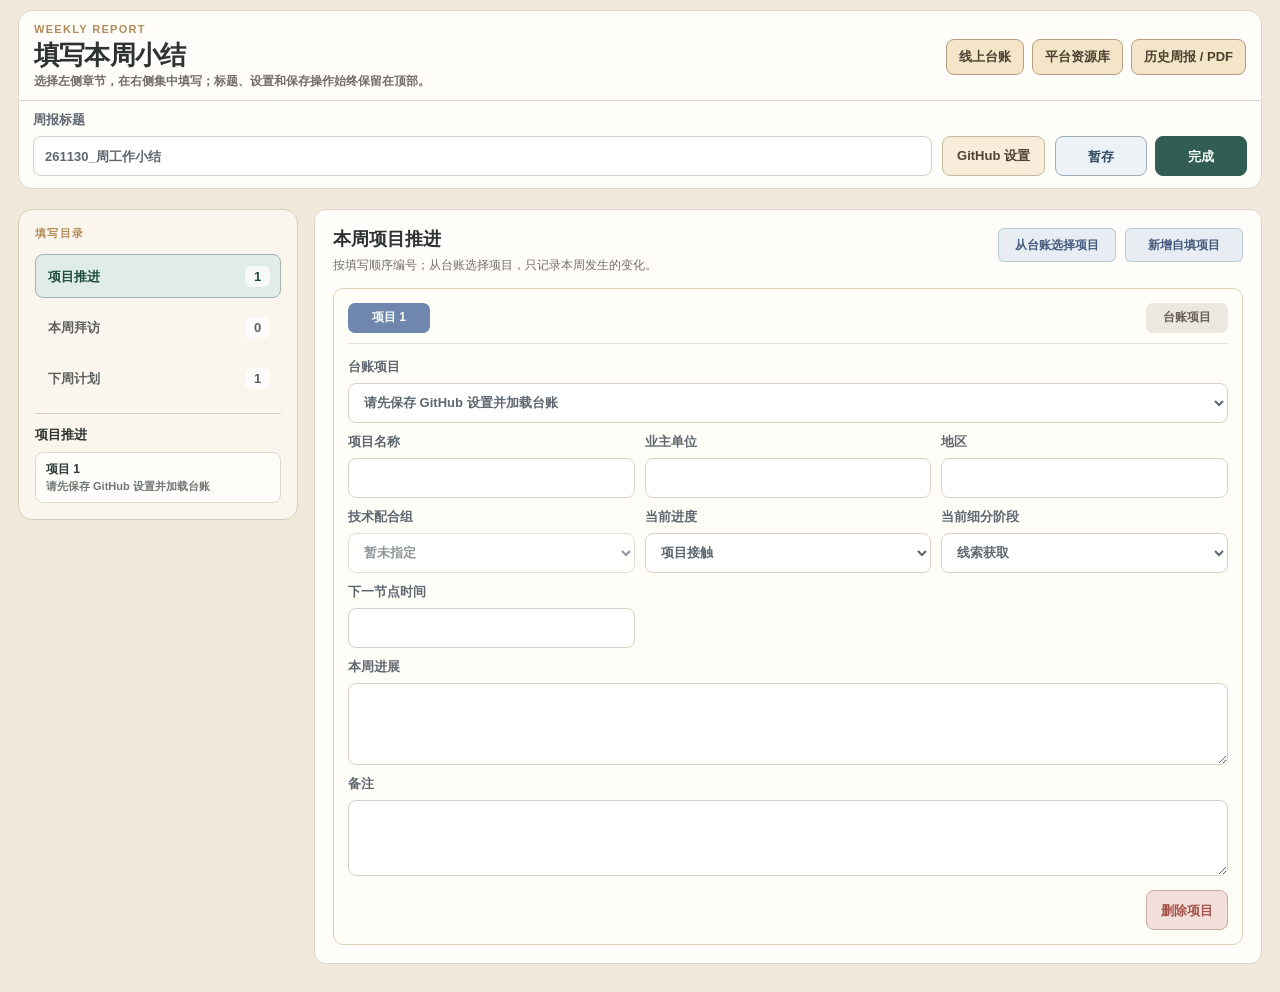
<file: index.html>
<!doctype html>
<html lang="zh-CN">
<head>
  <meta charset="utf-8">
  <meta name="viewport" content="width=device-width, initial-scale=1">
  <title>填写本周小结</title>
  <link rel="stylesheet" href="styles.css?v=20260827-visit-count-1">
  <link rel="stylesheet" href="weekly_experience.css?v=20261123-split-layout-1">
</head>
<body class="weekly-input-page">
  <header class="app-topbar">
    <div>
      <p>Weekly Input</p>
      <strong>填写本周小结</strong>
    </div>
    <span>在线填写 · 草稿暂存 · 完成后生成成果</span>
  </header>

  <main class="weekly-page-shell">
    <section id="weeklyInputPanel" class="weekly-input-panel">
      <header class="weekly-sticky-workspace">
        <div class="weekly-input-header">
          <div>
            <p class="eyebrow">Weekly Report</p>
            <h1>填写本周小结</h1>
            <span>选择左侧章节，在右侧集中填写；标题、设置和保存操作始终保留在顶部。</span>
          </div>
          <nav class="weekly-top-links" aria-label="相关页面">
            <a href="ledger.html" class="weekly-action-link">线上台账</a>
            <a href="resources.html" class="weekly-action-link">平台资源库</a>
            <a href="reports.html" class="weekly-action-link">历史周报 / PDF</a>
          </nav>
        </div>
        <div class="weekly-command-bar">
          <label class="weekly-title-label">周报标题<input id="weeklyTitleInput" autocomplete="off"></label>
          <details class="github-settings-menu">
            <summary>GitHub 设置</summary>
            <section id="githubSettingsPanel" class="weekly-form-section github-settings-panel">
              <div class="structured-header"><h2>GitHub 保存设置</h2><button id="saveGithubSettingsButton" type="button">保存设置</button></div>
              <div class="github-settings-grid">
                <label>GitHub 用户名<input id="githubOwnerInput" value="asymptote-mhx" autocomplete="username"></label>
                <label>数据仓库<input id="githubRepoInput" value="BD-weekly-data" autocomplete="off"></label>
                <label>分支<input id="githubBranchInput" value="main" autocomplete="off"></label>
                <label class="full-width">Token<input id="githubTokenInput" type="password" autocomplete="off" placeholder="只保存在当前浏览器"></label>
              </div>
            </section>
          </details>
          <div class="weekly-form-actions">
            <button id="saveWeeklyDraftButton" type="button">暂存</button>
            <button id="completeWeeklyButton" type="button">完成</button>
          </div>
        </div>
        <div id="weeklyFormResult" class="weekly-result" aria-live="polite"></div>
      </header>

      <div class="weekly-editor-layout">
        <aside class="weekly-section-sidebar" aria-label="周报章节">
          <p class="eyebrow">填写目录</p>
          <nav class="weekly-section-tabs">
            <button type="button" data-weekly-section="projects" class="active"><span>项目推进</span><b id="weeklyProjectNavCount">0</b></button>
            <button type="button" data-weekly-section="visits"><span>本周拜访</span><b id="weeklyVisitNavCount">0</b></button>
            <button type="button" data-weekly-section="plans"><span>下周计划</span><b id="weeklyPlanNavCount">0</b></button>
          </nav>
          <div class="weekly-nav-summary">
            <strong id="weeklyNavSummaryTitle">项目推进</strong>
            <div id="weeklyNavItems" class="weekly-nav-items"></div>
          </div>
        </aside>

        <div class="weekly-editor-content">
      <section id="weeklyProjectsSection" class="weekly-form-section" data-weekly-section-panel="projects">
        <div class="structured-header">
          <div><h2>本周项目推进</h2><p>按填写顺序编号；从台账选择项目，只记录本周发生的变化。</p></div>
          <button id="addLedgerWeeklyProjectButton" type="button">从台账选择项目</button>
          <button id="addCustomWeeklyProjectButton" type="button">新增自填项目</button>
        </div>
        <div id="weeklyProjectRows" class="weekly-rows"></div>
      </section>

      <section id="weeklyVisitsSection" class="weekly-form-section" data-weekly-section-panel="visits" hidden>
        <div class="structured-header">
          <div><h2>本周拜访与沟通 <span id="weeklyVisitCount" class="weekly-count-badge">拜访 0</span></h2><p>资源库已有单位可直接选择；未建档的单位、人员和项目也可以手填。</p></div>
          <a id="newPlatformCompanyLink" class="weekly-action-link" href="http://127.0.0.1:8798/resources.html" target="_blank" rel="noopener">本地新增平台公司</a>
          <button id="refreshWeeklyResourcesButton" type="button">刷新资源库</button>
          <button id="addWeeklyVisitButton" type="button">新增拜访记录</button>
        </div>
        <div id="weeklyVisitRows" class="weekly-rows"></div>
      </section>

      <section id="weeklyPlansSection" class="weekly-form-section" data-weekly-section-panel="plans" hidden>
        <div class="structured-header">
          <div><h2>下周工作计划</h2><p>项目为可选项；也可以直接选择平台公司和人员，再填写工作内容。</p></div>
          <button id="addWeeklyPlanButton" type="button">新增下周工作</button>
        </div>
        <div id="weeklyPlanRows" class="weekly-rows"></div>
      </section>
        </div>
      </div>
    </section>
  </main>

  <script src="platform_sorting.js?v=20260827-province-groups-1"></script>
  <script src="weekly_input.js?v=20261123-split-layout-1"></script>
</body>
</html>
</file>
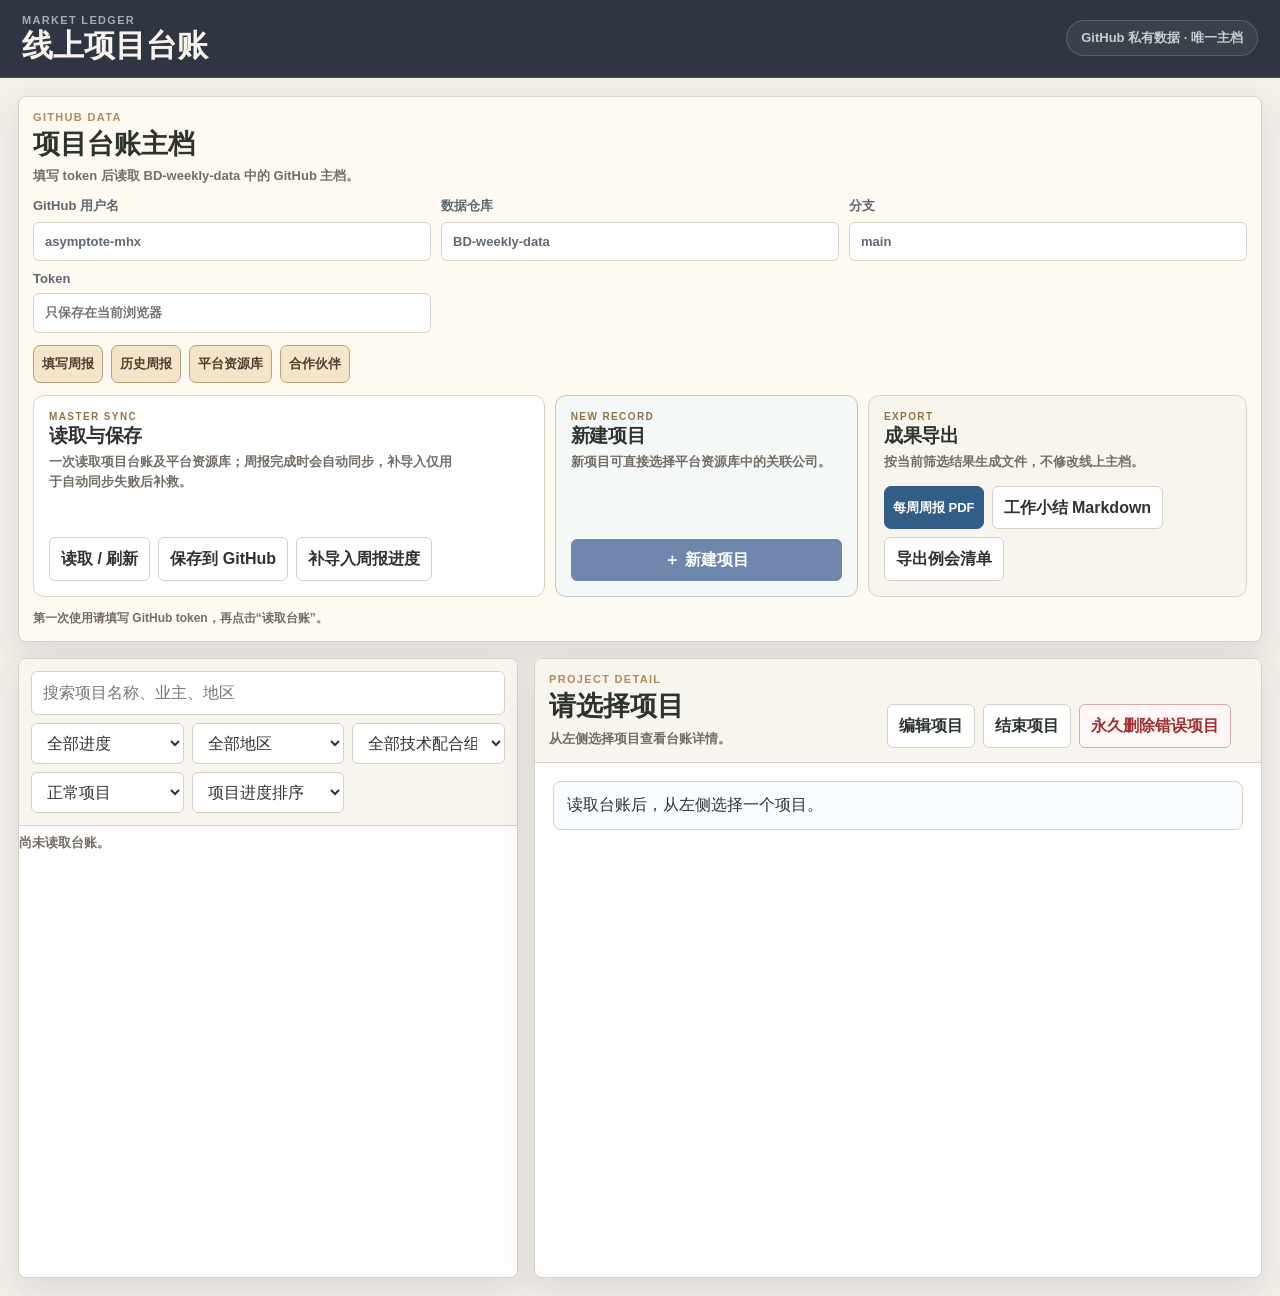
<file: ledger.html>
<!doctype html>
<html lang="zh-CN">
<head>
  <meta charset="utf-8">
  <meta name="viewport" content="width=device-width, initial-scale=1">
  <title>线上项目台账</title>
  <link rel="stylesheet" href="partners.css?v=20261002-ledger-board-1">
  <link rel="stylesheet" href="styles.css?v=20260927-online-to-local-1">
</head>
<body class="ledger-view-page">
  <header class="app-topbar">
    <div>
      <p>Market Ledger</p>
      <strong>线上项目台账</strong>
    </div>
    <span>GitHub 私有数据 · 唯一主档</span>
  </header>

  <main class="ledger-view-shell">
    <section class="ledger-view-toolbar" aria-label="GitHub 设置">
      <div>
        <p class="eyebrow">GitHub Data</p>
        <h1>项目台账主档</h1>
        <span id="snapshotSummary">填写 token 后读取 BD-weekly-data 中的 GitHub 主档。</span>
      </div>
      <div class="github-settings-grid">
        <label>GitHub 用户名<input id="githubOwnerInput" value="asymptote-mhx" autocomplete="username"></label>
        <label>数据仓库<input id="githubRepoInput" value="BD-weekly-data" autocomplete="off"></label>
        <label>分支<input id="githubBranchInput" value="main" autocomplete="off"></label>
        <label class="full-width">Token<input id="githubTokenInput" type="password" autocomplete="off" placeholder="只保存在当前浏览器"></label>
      </div>
      <nav class="ledger-view-nav" aria-label="线上工作台导航">
        <a href="index.html" class="weekly-action-link">填写周报</a>
        <a href="reports.html" class="weekly-action-link">历史周报</a>
        <a href="resources.html" class="weekly-action-link">平台资源库</a>
        <a href="partners.html" class="weekly-action-link">合作伙伴</a>
      </nav>
      <div class="ledger-command-grid">
        <section class="ledger-command-card ledger-sync-card" aria-labelledby="syncActionsTitle">
          <div><p>MASTER SYNC</p><h2 id="syncActionsTitle">读取与保存</h2><span>一次读取项目台账及平台资源库；周报完成时会自动同步，补导入仅用于自动同步失败后补救。</span></div>
          <div class="ledger-command-actions">
            <button id="loadLedgerButton" type="button">读取 / 刷新</button>
            <button id="saveLedgerButton" type="button" disabled>保存到 GitHub</button>
            <button id="importWeeklyProgressButton" type="button" disabled>补导入周报进度</button>
          </div>
        </section>
        <section class="ledger-command-card ledger-create-card" aria-labelledby="createActionsTitle">
          <div><p>NEW RECORD</p><h2 id="createActionsTitle">新建项目</h2><span>新项目可直接选择平台资源库中的关联公司。</span></div>
          <button id="newProjectButton" class="new-project-button" type="button" disabled>＋ 新建项目</button>
        </section>
        <section class="ledger-command-card ledger-export-card" aria-labelledby="exportActionsTitle">
          <div><p>EXPORT</p><h2 id="exportActionsTitle">成果导出</h2><span>按当前筛选结果生成文件，不修改线上主档。</span></div>
          <div class="ledger-command-actions">
            <a id="weeklyPdfLink" href="reports.html" class="weekly-action-link ledger-pdf-link">每周周报 PDF</a>
            <button id="exportWeeklyReportButton" type="button">工作小结 Markdown</button>
            <button id="exportMeetingListButton" type="button">导出例会清单</button>
          </div>
        </section>
      </div>
      <div id="ledgerResult" class="weekly-result" aria-live="polite"></div>
    </section>

    <section class="ledger-view-main">
      <aside class="ledger-view-list-panel">
        <div class="ledger-view-filters">
          <input id="projectSearch" type="search" placeholder="搜索项目名称、业主、地区" autocomplete="off">
          <select id="progressFilter" aria-label="进度筛选">
            <option value="">全部进度</option>
          </select>
          <select id="regionFilter" aria-label="地区筛选">
            <option value="">全部地区</option>
          </select>
          <select id="technicalFilter" aria-label="技术配合组筛选">
            <option value="">全部技术配合组</option>
          </select>
          <select id="statusFilter" aria-label="记录状态筛选">
            <option value="正常">正常项目</option>
            <option value="已结束">已结束项目</option>
            <option value="">全部记录</option>
          </select>
          <select id="sortBy" aria-label="排序">
            <option value="stage">项目进度排序</option>
            <option value="priority">重要等级排序</option>
            <option value="updatedDesc">最近更新优先</option>
            <option value="investmentDesc">投资额从大到小</option>
            <option value="下一节点时间">下一节点时间</option>
            <option value="地区">地区</option>
            <option value="业主单位">业主单位</option>
            <option value="当前细分阶段">当前细分阶段</option>
          </select>
        </div>
        <div id="projectCount" class="panel-summary">尚未读取台账。</div>
        <div id="projectList" class="project-list ledger-view-project-list"></div>
      </aside>

      <section class="detail-panel ledger-view-detail-panel" aria-labelledby="detailTitle">
        <header class="panel-header detail-header">
          <div>
            <p class="eyebrow">Project Detail</p>
            <h2 id="detailTitle">请选择项目</h2>
            <p id="detailSubtitle" class="panel-summary">从左侧选择项目查看台账详情。</p>
          </div>
          <div class="ledger-record-actions">
            <button id="editProjectButton" type="button" disabled>编辑项目</button>
            <button id="archiveProjectButton" type="button" disabled>结束项目</button>
            <button id="deleteProjectButton" class="danger-button" type="button" disabled>永久删除错误项目</button>
          </div>
        </header>
        <div id="detailBody" class="detail-body">
          <div class="empty-state">读取台账后，从左侧选择一个项目。</div>
        </div>
      </section>
    </section>
  </main>

  <dialog id="projectEditorDialog" class="resource-dialog ledger-editor-dialog">
    <form id="projectEditorForm" method="dialog">
      <header><div><p class="eyebrow">PROJECT MASTER</p><h2 id="projectEditorTitle">编辑项目</h2></div><button value="cancel" type="button" data-close-dialog>关闭</button></header>
      <div id="projectEditorFields" class="ledger-editor-fields"></div>
      <footer><span id="projectEditorHint">修改会先暂存在当前页面。</span><button value="save" type="submit">暂存项目</button></footer>
    </form>
  </dialog>

  <dialog id="progressEditorDialog" class="resource-dialog">
    <form id="progressEditorForm" method="dialog">
      <header><div><p class="eyebrow">PROGRESS RECORD</p><h2 id="progressEditorTitle">新增推进记录</h2></div><button value="cancel" type="button" data-close-dialog>关闭</button></header>
      <input id="progressRecordId" type="hidden">
      <div class="form-grid">
        <label>更新日期<input id="progressDate" type="date" required></label>
        <label>当前阶段<select id="progressStage"></select></label>
        <label class="wide">更新内容<textarea id="progressText" rows="4" required></textarea></label>
        <label class="wide">下一步工作<textarea id="progressNextWork" rows="3"></textarea></label>
        <label>下一节点时间<input id="progressNextDate" type="date"></label>
        <label>来源文件<input id="progressSource" placeholder="线上台账"></label>
      </div>
      <footer><span>保存后仍需点击页面顶部“保存到 GitHub”。</span><button value="save" type="submit">暂存记录</button></footer>
    </form>
  </dialog>

  <dialog id="weeklyImportDialog" class="resource-dialog">
    <form id="weeklyImportForm" method="dialog">
      <header><div><p class="eyebrow">RECOVERY IMPORT</p><h2>补导入周报进度</h2></div><button value="cancel" type="button" data-close-dialog>关闭</button></header>
      <p class="muted">仅在完成周报后自动同步失败时使用。只更新已有项目，无法匹配的项目会列出且不会自动新建。</p>
      <div class="form-grid">
        <label class="wide">搜索周报标题或周次<input id="weeklyImportSearch" type="search" placeholder="例如：260928 或 2026-09-28" autocomplete="off"></label>
        <label class="wide">选择已完成周报<select id="weeklyImportReportSelect" size="8" required></select></label>
      </div>
      <div id="weeklyImportSummary" class="panel-summary">打开后将从 GitHub 读取历史完成稿。</div>
      <footer><span>确认后直接更新 GitHub 台账主档。</span><button id="confirmWeeklyImportButton" value="save" type="submit">确认补导入</button></footer>
    </form>
  </dialog>

  <script src="weekly_markdown.js?v=20260927-online-to-local-1"></script>
  <script src="partner_core.js?v=20261002-ledger-board-1"></script>
  <script src="partner_api.js?v=20261002-ledger-board-1"></script>
  <script src="partner_board.js?v=20261002-ledger-board-1"></script>
  <script src="ledger_view.js?v=20261015-stage-linkage-1"></script>
  <script src="partner_ledger_bridge.js?v=20260927-partners-1"></script>
</body>
</html>
</file>
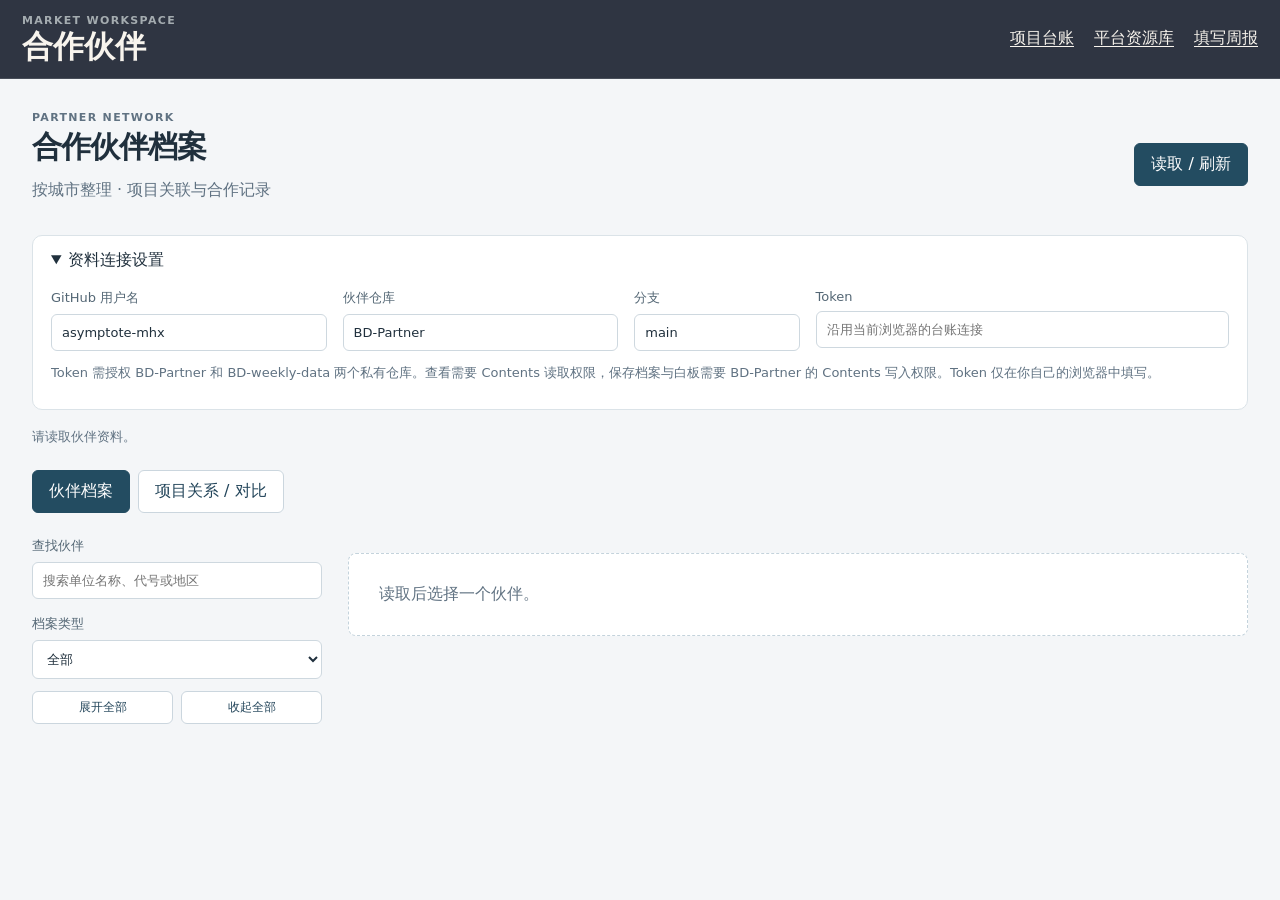
<file: partners.html>
<!doctype html>
<html lang="zh-CN">
<head><meta charset="utf-8"><meta name="viewport" content="width=device-width,initial-scale=1"><title>合作伙伴 · 市场工作台</title><link rel="stylesheet" href="styles.css?v=20261015-project-regions-16"><link rel="stylesheet" href="partners.css?v=20261015-project-regions-16"></head>
<body class="partners-page">
<header class="app-topbar"><div><p>Market Workspace</p><strong>合作伙伴</strong></div><nav><a href="ledger.html">项目台账</a><a href="resources.html">平台资源库</a><a href="index.html">填写周报</a></nav></header>
<main class="partners-shell">
  <section class="partners-heading"><div><p class="eyebrow">PARTNER NETWORK</p><h1>合作伙伴档案</h1><p>按城市整理 · 项目关联与合作记录</p></div><button id="refreshPartners" type="button">读取 / 刷新</button></section>
  <details class="partner-settings" id="partnerSettings"><summary>资料连接设置</summary><div class="partner-settings-grid"><label>GitHub 用户名<input id="partnerOwner" autocomplete="username"></label><label>伙伴仓库<input id="partnerRepo" value="BD-Partner"></label><label>分支<input id="partnerBranch" value="main"></label><label>Token<input id="partnerToken" type="password" autocomplete="off" placeholder="沿用当前浏览器的台账连接"></label></div><p>Token 需授权 BD-Partner 和 BD-weekly-data 两个私有仓库。查看需要 Contents 读取权限，保存档案与白板需要 BD-Partner 的 Contents 写入权限。Token 仅在你自己的浏览器中填写。</p></details>
  <p id="partnerStatus" role="status" aria-live="polite">请读取伙伴资料。</p>
  <nav class="partner-tabs" aria-label="展示方式"><button type="button" id="showPeople" aria-pressed="true">伙伴档案</button><button type="button" id="showProjects" aria-pressed="false">项目关系 / 对比</button></nav>
  <section id="peopleView" class="partner-workspace"><aside><label class="partner-search">查找伙伴<input id="partnerSearch" type="search" placeholder="搜索单位名称、代号或地区"></label><label class="partner-search">档案类型<select id="partnerTypeFilter"><option value="">全部</option><option value="个人">个人</option><option>设计院</option><option>施工单位</option><option value="pending">尚未评估</option></select></label><div class="partner-list-controls"><button id="expandPartnerGroups" type="button">展开全部</button><button id="collapsePartnerGroups" type="button">收起全部</button></div><div id="partnerList"></div></aside><article id="partnerDetail"><p class="partner-empty">读取后选择一个伙伴。</p></article></section>
  <section id="projectsView" hidden><div class="project-picker"><label>选择台账项目<select id="relationProject"><option value="">请先读取台账</option></select></label><a id="backToLedger" href="ledger.html">打开项目台账 ↗</a><button type="button" id="addProjectPartner">关联伙伴</button></div><div id="projectRelations"></div></section>
</main>
<dialog id="linkDialog" class="partner-dialog"><form id="linkForm"><header><h2>关联伙伴与项目</h2><button type="button" id="closeLink">关闭</button></header><label>伙伴<select id="linkPartner" required></select></label><label>台账项目<select id="linkProject" required></select></label><label>本项目角色<select id="linkRole"><option>合作伙伴</option><option>业主</option><option>总包方</option><option>竞争对手</option><option>其他</option></select></label><label>合作阶段<select id="linkStage"><option>合作意向</option><option>合作中</option><option>合作成功</option><option>合作失败</option></select></label><label>角色平台<select id="linkPlatformType"><option value="">待确认</option><option>个人</option><option>背靠平台</option></select></label><label>平台名称<input id="linkPlatformName" placeholder="背靠平台时填写；个人可留空"></label><label>依据 / 新增事实（选填）<textarea id="linkEvidence" rows="3"></textarea></label><label>下一步验证<textarea id="linkNext" rows="2"></textarea></label><p>单位类型与项目角色分开：设计院或施工单位在某个项目可单独标记为业主，不会改写其单位类型。</p><p id="linkResult" role="status"></p><footer><button type="submit" id="saveLink">保存关联</button></footer></form></dialog>
<dialog id="profileDialog" class="partner-dialog profile-dialog"><form id="profileForm"><header><h2 id="profileTitle">编辑档案</h2><button type="button" id="closeProfile">取消</button></header><div id="profileFields"></div><button type="button" id="addProfileRecord">新增记录</button><p>保存更新可视化档案记录；原始档案正文单独保留。</p><p id="profileResult" role="status"></p><footer><button type="submit" id="saveProfile">保存修改</button></footer></form></dialog>
<script src="partner_core.js?v=20261015-project-regions-16"></script><script src="partner_api.js?v=20261015-project-regions-16"></script><script src="platform_sorting.js?v=20261015-project-regions-16"></script><script src="partner_selections.js?v=20261015-project-regions-16"></script><script src="partner_board.js?v=20261015-project-regions-16"></script><script src="partners.js?v=20261015-project-regions-16"></script>
</body></html>
</file>
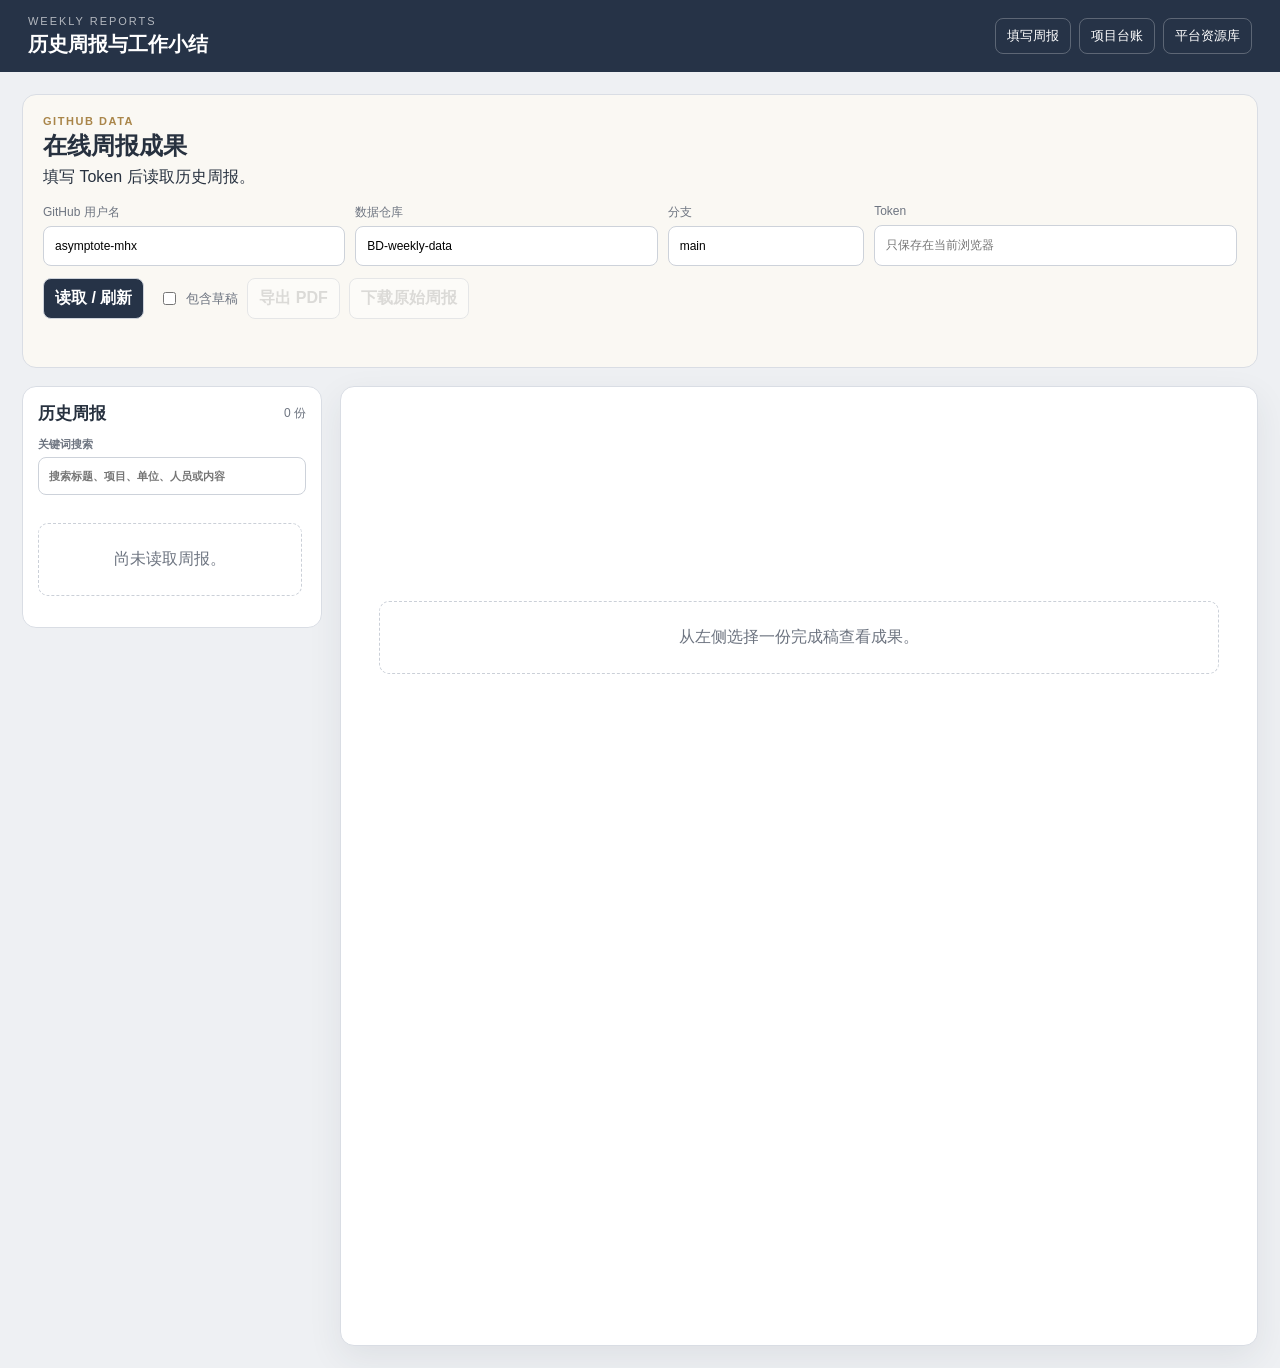
<file: reports.html>
<!doctype html>
<html lang="zh-CN">
<head>
  <meta charset="utf-8">
  <meta name="viewport" content="width=device-width, initial-scale=1">
  <title>历史周报与工作小结</title>
  <link rel="stylesheet" href="reports.css?v=20261009-history-search-1">
</head>
<body>
  <header class="app-topbar no-print">
    <div><p>WEEKLY REPORTS</p><strong>历史周报与工作小结</strong></div>
    <nav><a href="index.html">填写周报</a><a href="ledger.html">项目台账</a><a href="resources.html">平台资源库</a></nav>
  </header>

  <main class="reports-shell">
    <section class="reports-toolbar no-print" aria-label="GitHub 设置">
      <div><p class="eyebrow">GITHUB DATA</p><h1>在线周报成果</h1><p id="historySummary">填写 Token 后读取历史周报。</p></div>
      <div class="github-settings">
        <label>GitHub 用户名<input id="githubOwnerInput" value="asymptote-mhx" autocomplete="username"></label>
        <label>数据仓库<input id="githubRepoInput" value="BD-weekly-data" autocomplete="off"></label>
        <label>分支<input id="githubBranchInput" value="main" autocomplete="off"></label>
        <label>Token<input id="githubTokenInput" type="password" autocomplete="off" placeholder="只保存在当前浏览器"></label>
      </div>
      <div class="toolbar-actions">
        <button id="loadReportsButton" type="button">读取 / 刷新</button>
        <label class="draft-toggle"><input id="includeDraftsInput" type="checkbox">包含草稿</label>
        <button id="exportPdfButton" type="button" disabled>导出 PDF</button>
        <button id="downloadMarkdownButton" type="button" disabled>下载原始周报</button>
      </div>
      <p id="reportsResult" class="result" aria-live="polite"></p>
    </section>

    <section class="reports-layout">
      <aside class="history-panel no-print">
        <header><h2>历史周报</h2><span id="historyCount">0 份</span></header>
        <label class="history-search" for="historySearchInput">
          <span>关键词搜索</span>
          <input id="historySearchInput" type="search" autocomplete="off" placeholder="搜索标题、项目、单位、人员或内容">
        </label>
        <div id="historyList" class="history-list"><p class="empty">尚未读取周报。</p></div>
      </aside>

      <article id="reportPaper" class="report-paper">
        <div class="empty report-empty">从左侧选择一份完成稿查看成果。</div>
      </article>
    </section>
  </main>

  <script src="weekly_markdown.js?v=20260913-online-reports-1"></script>
  <script src="reports.js?v=20261009-history-search-1"></script>
</body>
</html>
</file>
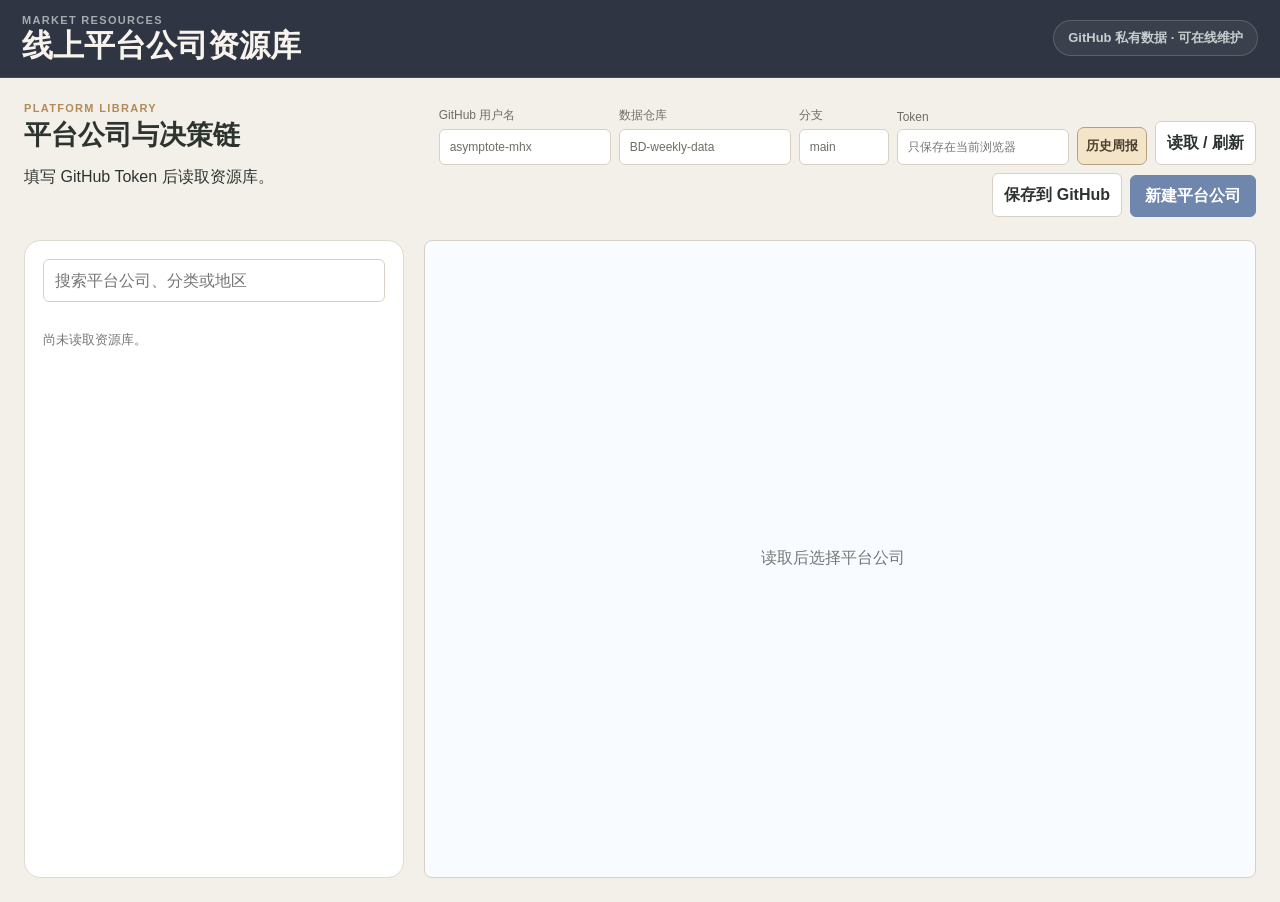
<file: resources.html>
<!doctype html>
<html lang="zh-CN">
<head>
  <meta charset="utf-8">
  <meta name="viewport" content="width=device-width,initial-scale=1">
  <title>线上平台公司资源库</title>
  <link rel="stylesheet" href="styles.css?v=20260910-resource-edit-1">
</head>
<body class="resource-page online-resource-edit-page">
  <header class="app-topbar"><div><p>Market Resources</p><strong>线上平台公司资源库</strong></div><span>GitHub 私有数据 · 可在线维护</span></header>
  <main class="resource-shell">
    <section class="resource-hero">
      <div><p class="eyebrow">PLATFORM LIBRARY</p><h1>平台公司与决策链</h1><p id="resourceSummary">填写 GitHub Token 后读取资源库。</p><p id="resourceResult" class="resource-save-status" aria-live="polite"></p></div>
      <div class="resource-hero-actions online-resource-actions">
        <label class="resource-token-field">GitHub 用户名<input id="githubOwnerInput" value="asymptote-mhx"></label>
        <label class="resource-token-field">数据仓库<input id="githubRepoInput" value="BD-weekly-data"></label>
        <label class="resource-token-field short-field">分支<input id="githubBranchInput" value="main"></label>
        <label class="resource-token-field">Token<input id="githubTokenInput" type="password" autocomplete="off" placeholder="只保存在当前浏览器"></label>
        <a href="reports.html" class="weekly-action-link">历史周报</a><button id="loadResourcesButton" type="button">读取 / 刷新</button><button id="saveResourcesButton" type="button" disabled>保存到 GitHub</button><button id="newCompanyButton" class="new-project-button" type="button" disabled>新建平台公司</button>
      </div>
    </section>
    <section class="resource-layout">
      <aside class="resource-sidebar"><input id="companySearch" type="search" placeholder="搜索平台公司、分类或地区"><div id="companyList" class="company-list"><p class="muted">尚未读取资源库。</p></div></aside>
      <section id="companyDetail" class="company-detail empty-state">读取后选择平台公司</section>
    </section>
  </main>
  <dialog id="companyDialog" class="resource-dialog"><form id="companyForm" method="dialog">
    <input name="platform_company_id" type="hidden"><input name="record_intent" type="hidden">
    <header><h2>平台公司档案</h2><button value="cancel" aria-label="关闭">×</button></header>
    <div class="form-grid">
      <label>平台公司名称<input name="平台公司名称" required></label><label>资源分类<select name="资源分类" required><option value="">请选择</option><option>政府部门</option><option>城投平台</option><option>开发商</option><option>高校</option><option>设计院</option><option>施工单位</option><option>资源方</option></select></label>
      <label>别名<input name="别名"></label><label>地区<input name="地区"></label><label>公司层级<input name="公司层级" placeholder="市级 / 区县级 / 下属平台"></label><label>上级主管单位<input name="上级主管单位"></label>
      <label>客户状态<select name="客户状态"><option>持续维护</option><option>已合作老客户</option><option>新拓展</option><option>沉睡客户</option><option>暂停维护</option></select></label><label>客户等级<input name="客户等级" placeholder="S / A / B / C"></label><label>内部维护人<input name="内部维护人"></label><label>维护状态<input name="维护状态"></label><label class="wide">备注<textarea name="备注" rows="3"></textarea></label>
    </div><footer><button value="cancel">取消</button><button type="submit">暂存修改</button></footer>
  </form></dialog>
  <dialog id="contactDialog" class="resource-dialog"><form id="contactForm" method="dialog">
    <input name="contact_id" type="hidden"><input name="来源类型" type="hidden"><input name="来源文件" type="hidden">
    <header><h2>补充接触记录</h2><button value="cancel" aria-label="关闭">×</button></header>
    <div class="form-grid">
      <label>接触日期<input name="接触日期" type="date" required></label><label>接触方式<select name="接触方式" required><option value="">请选择</option><option>简单拜访</option><option>项目汇报</option><option>商务宴请</option><option>线上交流</option><option>陪同考察</option></select></label>
      <label>接触对象<select id="contactPersonSelect" name="接触对象" required></select></label><label>参与拜访人员<input name="参与拜访人员"></label><label class="wide">关联项目<select id="contactProjectSelect" name="对应项目"></select></label><label class="wide">细节内容<textarea name="细节内容" rows="4"></textarea></label><label class="wide">下一步<textarea name="下一步" rows="2"></textarea></label>
    </div><footer><button value="cancel">取消</button><button type="submit">暂存记录</button></footer>
  </form></dialog>
  <script src="platform_sorting.js?v=20260827-province-groups-1"></script><script src="platform_visit_display.js?v=20260910-visit-age-1"></script><script src="resources_view.js?v=20260910-resource-edit-1"></script>
</body>
</html>
</file>
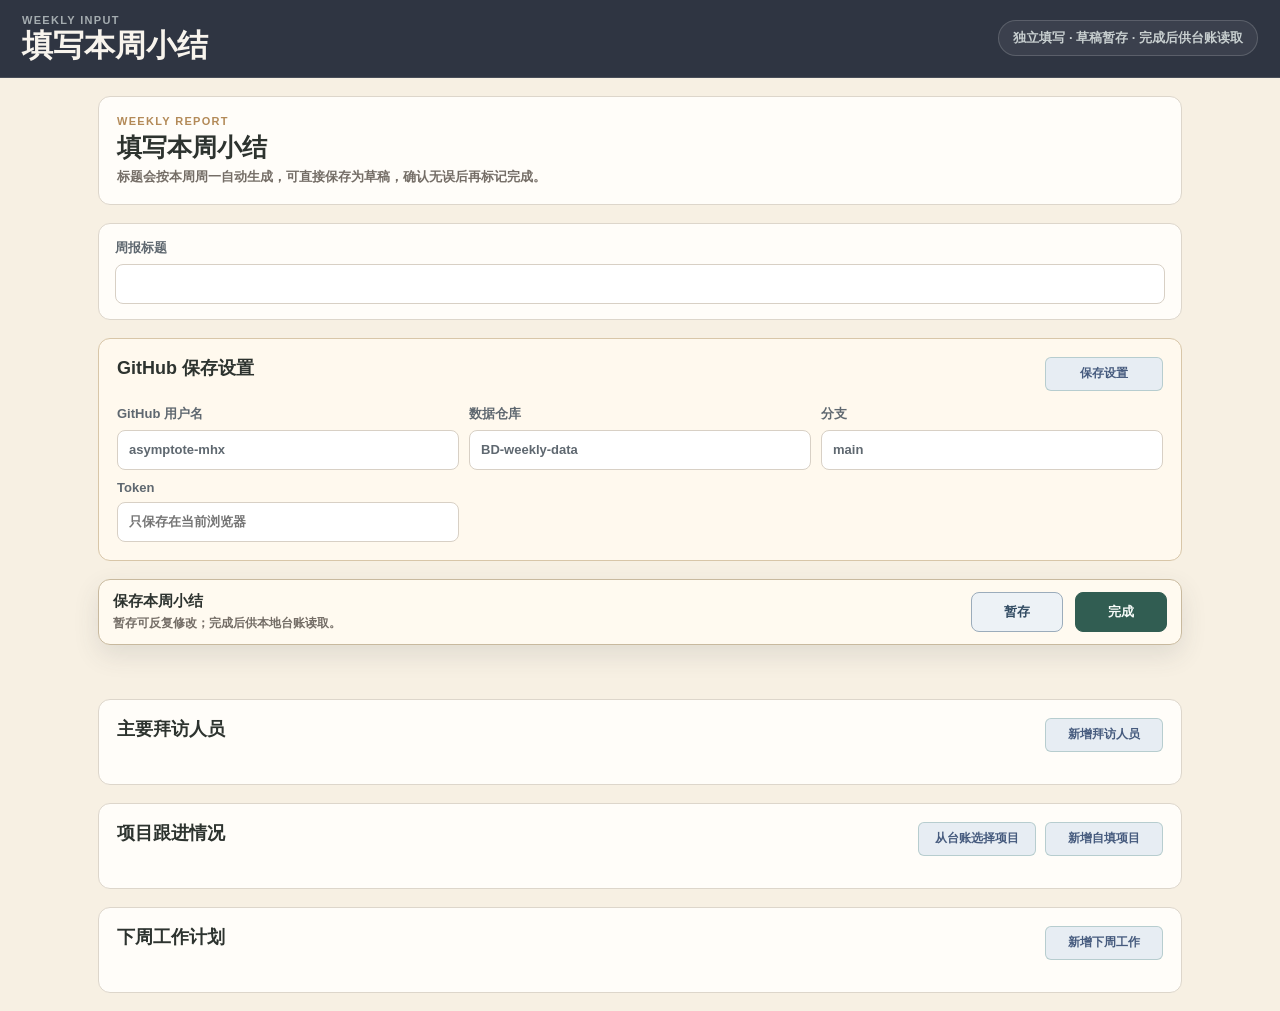
<file: weekly-input.html>
<!doctype html>
<html lang="zh-CN">
<head>
  <meta charset="utf-8">
  <meta name="viewport" content="width=device-width, initial-scale=1">
  <title>填写本周小结</title>
  <link rel="stylesheet" href="styles.css?v=20260704-plan-project">
</head>
<body class="weekly-input-page">
  <header class="app-topbar">
    <div>
      <p>Weekly Input</p>
      <strong>填写本周小结</strong>
    </div>
    <span>独立填写 · 草稿暂存 · 完成后供台账读取</span>
  </header>

  <main class="weekly-page-shell">
    <section id="weeklyInputPanel" class="weekly-input-panel">
      <div class="weekly-input-header">
        <div>
          <p class="eyebrow">Weekly Report</p>
          <h1>填写本周小结</h1>
          <span>标题会按本周周一自动生成，可直接保存为草稿，确认无误后再标记完成。</span>
        </div>
      </div>

      <label class="weekly-title-label">周报标题<input id="weeklyTitleInput" autocomplete="off"></label>

      <section id="githubSettingsPanel" class="weekly-form-section github-settings-panel">
        <div class="structured-header">
          <h2>GitHub 保存设置</h2>
          <button id="saveGithubSettingsButton" type="button">保存设置</button>
        </div>
        <div class="github-settings-grid">
          <label>GitHub 用户名<input id="githubOwnerInput" value="asymptote-mhx" autocomplete="username"></label>
          <label>数据仓库<input id="githubRepoInput" value="BD-weekly-data" autocomplete="off"></label>
          <label>分支<input id="githubBranchInput" value="main" autocomplete="off"></label>
          <label class="full-width">Token<input id="githubTokenInput" type="password" autocomplete="off" placeholder="只保存在当前浏览器"></label>
        </div>
      </section>

      <div class="weekly-form-actions">
        <div>
          <strong>保存本周小结</strong>
          <span>暂存可反复修改；完成后供本地台账读取。</span>
        </div>
        <button id="saveWeeklyDraftButton" type="button">暂存</button>
        <button id="completeWeeklyButton" type="button">完成</button>
      </div>
      <div id="weeklyFormResult" class="weekly-result" aria-live="polite"></div>

      <section class="weekly-form-section">
        <div class="structured-header">
          <h2>主要拜访人员</h2>
          <button id="addWeeklyVisitButton" type="button">新增拜访人员</button>
        </div>
        <div id="weeklyVisitRows" class="weekly-rows"></div>
      </section>

      <section class="weekly-form-section">
        <div class="structured-header">
          <h2>项目跟进情况</h2>
          <button id="addLedgerWeeklyProjectButton" type="button">从台账选择项目</button>
          <button id="addCustomWeeklyProjectButton" type="button">新增自填项目</button>
        </div>
        <div id="weeklyProjectRows" class="weekly-rows"></div>
      </section>

      <section class="weekly-form-section">
        <div class="structured-header">
          <h2>下周工作计划</h2>
          <button id="addWeeklyPlanButton" type="button">新增下周工作</button>
        </div>
        <div id="weeklyPlanRows" class="weekly-rows"></div>
      </section>
    </section>
  </main>

  <script src="weekly_input.js?v=20260714-ledger-project-selector"></script>
</body>
</html>
</file>
<file: styles.css>
* {
  box-sizing: border-box;
}

:root {
  --bg: #f3f0ea;
  --bg-deep: #2f3542;
  --panel: #ffffff;
  --panel-soft: #f8fbff;
  --line: #d8d0c5;
  --line-strong: #a99f93;
  --text: #2d332f;
  --muted: #746d66;
  --accent: #6f86ad;
  --accent-strong: #465b7e;
  --accent-soft: #e7edf3;
  --gold: #b38a58;
  --contact: #6f86ad;
  --plan: #7f9c7a;
  --bid: #c9856b;
  --service: #9a7aa0;
  --danger: #a6524c;
  --warning: #b98958;
  --shadow: 0 24px 80px rgb(47 53 66 / 0.16);
  --shadow-soft: 0 12px 34px rgb(47 53 66 / 0.12);
}

body {
  margin: 0;
  height: 100vh;
  min-height: 100vh;
  overflow: hidden;
  background: var(--bg);
  color: var(--text);
  font-family: "Microsoft YaHei UI", "Microsoft YaHei", "PingFang SC", "Noto Sans SC", Arial, sans-serif;
  letter-spacing: 0;
}

/* Editable platform resource library */
.resource-page{overflow:hidden}.resource-shell{max-width:1500px;height:calc(100vh - 76px);margin:0 auto;padding:24px;display:flex;flex-direction:column;overflow:hidden}.resource-hero,.company-heading,.resource-section>header{display:flex;align-items:center;justify-content:space-between;gap:18px}.resource-hero{margin-bottom:18px}.resource-hero h1,.company-heading h2{margin:4px 0 6px}.resource-hero-actions{display:flex;align-items:flex-end;justify-content:flex-end;flex-wrap:wrap;gap:8px}.online-resource-actions{max-width:920px}.resource-token-field{display:grid;gap:5px;color:#706d65;font-size:12px}.resource-token-field input{min-width:150px;padding:9px 10px}.resource-token-field.short-field input{min-width:80px;width:90px}.resource-hero-actions button{width:auto;min-height:39px;white-space:nowrap}.resource-save-status{min-height:18px;margin:7px 0 0;color:#706d65;font-size:12px;font-weight:800}.resource-save-status.success{color:#23634f}.resource-save-status.error{color:#a43f3f}.resource-save-status.warning{color:#8a6124}.resource-layout{display:grid;grid-template-columns:minmax(340px,380px) minmax(0,1fr);gap:20px;align-items:stretch;flex:1;min-height:0}.resource-sidebar,.company-detail,.resource-section{border:1px solid #dedbd3;border-radius:16px;background:#fff}.resource-sidebar{display:flex;min-height:0;flex-direction:column;overflow:hidden;padding:18px}.resource-sidebar>input{margin-bottom:16px}.company-list{display:block;flex:1;min-height:0;overflow-y:auto;overscroll-behavior:contain;padding-right:7px;scrollbar-gutter:stable}.company-province-group{margin:0 0 12px;border:1px solid #ddd8ce;border-radius:12px;background:#fff;overflow:hidden}.company-province-group>summary{display:flex;justify-content:space-between;align-items:center;padding:13px 14px;background:#173c36;color:#fff;cursor:pointer;list-style:none}.company-province-group>summary::-webkit-details-marker{display:none}.company-province-group>summary strong:before{content:"＋";display:inline-block;width:22px}.company-province-group[open]>summary strong:before{content:"－"}.company-province-group>summary span{font-size:12px;opacity:.78}.company-province-body{padding:14px 12px 1px}.company-category-group{--category-color:#686868;--category-bg:#f4f2ee;--category-text:#333;display:grid;gap:8px;margin-bottom:18px}.company-category-group>header{display:grid;grid-template-columns:8px 1fr auto;gap:9px;align-items:center;padding:3px 2px 8px;border-bottom:2px solid var(--category-color);color:var(--category-color)}.company-category-group>header span{width:8px;height:8px;border-radius:2px;background:var(--category-color)}.company-category-group[data-category="政府部门"]{--category-color:#a12828;--category-bg:#fbf2f2;--category-text:#761b1b}.company-category-group[data-category="城投平台"]{--category-color:#c3640c;--category-bg:#fff7ed;--category-text:#844406}.company-category-group[data-category="开发商"]{--category-color:#238253;--category-bg:#f0f8f3;--category-text:#155c39}.company-category-group[data-category="高校"]{--category-color:#07819e;--category-bg:#eff9fb;--category-text:#075a6e}.company-category-group[data-category="设计院"]{--category-color:#345eb2;--category-bg:#f1f4fb;--category-text:#233f79}.company-category-group[data-category="施工单位"]{--category-color:#a54b21;--category-bg:#fbf3ef;--category-text:#753418}.company-category-group[data-category="资源方"]{--category-color:#7f3ca4;--category-bg:#f7f1fa;--category-text:#582671}.company-list-item{width:100%;border:1px solid #e4e0d8;border-left:4px solid var(--category-color);border-radius:10px;background:#fff;padding:12px;color:#39352f;text-align:left}.company-list-item.active{border-color:var(--category-color);background:var(--category-bg);color:var(--category-text)}.company-list-item strong,.company-list-item span{display:block}.company-list-item span{margin-top:4px;font-size:12px;opacity:.72}.company-detail{height:100%;min-height:0;overflow-y:auto;overscroll-behavior:contain;padding:24px;scrollbar-gutter:stable}.company-detail.empty-state{display:grid;place-items:center;color:#777}.company-actions{display:flex;gap:8px}.company-actions button{width:auto}.danger-button{border-color:#d7aaaa;background:#fff7f7;color:#9d2f2f}.category-badge{display:inline-block;margin-right:8px;border-radius:7px;background:#777;padding:4px 9px;color:#fff;font-size:12px;font-weight:800}.visit-age{display:inline-flex!important;width:max-content;margin:8px 0 0!important;border-radius:999px;background:#e7edf3;padding:6px 10px;color:#465b7e!important;font-size:12px!important;font-weight:900}.resource-metrics{display:grid;grid-template-columns:repeat(4,1fr);gap:10px;margin:20px 0}.resource-metrics div{border-radius:12px;background:#f5f3ed;padding:16px}.resource-metrics strong,.resource-metrics span{display:block}.resource-metrics strong{font-size:24px}.resource-metrics span{margin-top:4px;color:#706d65;font-size:12px}.resource-section{margin-top:16px;padding:20px}.resource-section h3{margin:0 0 4px}.resource-section header p{margin:0;color:#777;font-size:13px}.resource-section header button{width:auto}.mind-map{margin-top:20px}.mind-root{width:min(420px,90%);margin:0 auto 20px;border-radius:12px;background:#173c36;padding:15px 20px;color:#fff;text-align:center}.mind-root span,.mind-root strong{display:block}.mind-levels{display:grid;gap:10px}.mind-branch{display:grid;grid-template-columns:150px 1fr;gap:16px}.level-label{display:flex;align-items:center;gap:10px}.level-label b{display:grid;width:68px;height:40px;place-items:center;border-radius:999px;background:#70572e;color:#fff}.level-people{display:grid;grid-template-columns:repeat(auto-fit,minmax(210px,1fr));gap:9px}.mind-node{border:1px solid #dedbd3;border-radius:10px;background:#fff;padding:12px}.mind-node span,.mind-node small,.mind-node em{display:block}.mind-node small{margin-top:4px;color:#6d6a63}.mind-node em{margin-top:8px;color:#35665d;font-size:11px;font-style:normal}.empty-map{margin-top:18px;border-radius:12px;background:#f5f3ed;padding:30px;color:#777;text-align:center}#peopleEditor{margin-top:16px;border-top:1px solid #ddd8ce;padding-top:18px}.people-editor-toolbar,.resource-section footer{display:flex;align-items:center;justify-content:space-between;gap:10px}.people-editor-toolbar button,.resource-section footer button{width:auto}.person-editor-row{display:grid;grid-template-columns:repeat(4,1fr);gap:8px;margin:10px 0;border:1px solid #dedbd3;border-radius:10px;background:#f8f6f1;padding:12px}.person-editor-row input,.person-editor-row select{min-width:0}.assigned-projects{display:grid;gap:8px;margin-top:16px}.assigned-projects article{display:grid;grid-template-columns:1fr 1fr auto;gap:12px;align-items:center;border-radius:10px;background:#f5f3ed;padding:12px}.assigned-projects article button{width:auto}.assigned-project-link{color:var(--text);text-decoration:none}.assign-control{display:flex;gap:8px;margin-top:12px}.assign-control select{flex:1}.assign-control button{width:auto}.contact-timeline{display:grid;gap:10px;margin-top:16px}.contact-timeline article{display:grid;grid-template-columns:110px 1fr auto;gap:16px;align-items:start;border-left:3px solid #b89b64;border-radius:0 10px 10px 0;background:#f8f6f1;padding:10px 12px}.contact-timeline article.manual-contact{border-left-color:#35665d;background:#f2f7f5}.contact-timeline time{color:#70572e;font-weight:800}.contact-timeline strong,.contact-timeline span,.contact-timeline small{display:block}.contact-timeline span,.contact-timeline small{margin-top:3px;color:#706d65}.contact-actions{display:flex;gap:5px}.contact-actions button{width:auto;padding:5px 8px}.source-badge{border-radius:999px;background:#ece7dc;padding:4px 7px!important;color:#70572e!important;font-size:11px!important}.resource-dialog{width:min(760px,90vw);border:0;border-radius:16px;padding:0}.resource-dialog form{padding:22px}.resource-dialog header,.resource-dialog footer{display:flex;align-items:center;justify-content:space-between}.resource-dialog header button,.resource-dialog footer button{width:auto}.form-grid{display:grid;grid-template-columns:1fr 1fr;gap:12px;margin:18px 0}.form-grid label{display:grid;gap:5px;font-size:13px}.form-grid .wide{grid-column:1/-1}.muted{color:#777;font-size:13px}
@media(max-width:900px){.resource-page{overflow-y:auto}.resource-shell{height:auto;min-height:calc(100vh - 76px);overflow:visible}.resource-layout{grid-template-columns:1fr}.resource-sidebar,.company-detail{overflow:visible}.company-list{overflow:visible;min-height:120px}.resource-metrics{grid-template-columns:1fr 1fr}.mind-branch{grid-template-columns:1fr}.person-editor-row{grid-template-columns:1fr 1fr}.assigned-projects article{grid-template-columns:1fr}.resource-hero{align-items:flex-start;flex-direction:column}.online-resource-actions{justify-content:flex-start}.contact-timeline article{grid-template-columns:1fr}}

.online-resource-layout{display:grid;grid-template-columns:300px minmax(0,1fr);gap:18px;margin-top:18px}.online-resource-list,.online-resource-detail{background:#fff;border:1px solid #dedbd3;border-radius:16px;padding:18px}.online-resource-list>input{width:100%;box-sizing:border-box;padding:11px;margin-bottom:12px}.online-company-item{display:block;width:100%;border:0;border-radius:10px;background:#f5f3ed;padding:12px;text-align:left;margin-bottom:7px}.online-company-item.active{background:#173c36;color:#fff}.online-company-item strong,.online-company-item span{display:block}.online-company-item span{font-size:12px;opacity:.7;margin-top:4px}.online-resource-detail>header h2{margin:4px 0}.online-resource-detail>section{border-top:1px solid #dedbd3;margin-top:20px;padding-top:18px}.online-resource-metrics{display:grid;grid-template-columns:repeat(4,1fr);gap:9px;margin:18px 0}.online-resource-metrics div{background:#f5f3ed;border-radius:10px;padding:14px}.online-resource-metrics strong,.online-resource-metrics span{display:block}.online-resource-metrics strong{font-size:22px}.online-resource-metrics span{font-size:12px;color:#777}.online-mind-map{display:grid;grid-template-columns:170px 1fr;gap:18px;margin-top:16px}.online-mind-root{background:#173c36;color:white;padding:18px;border-radius:12px;height:max-content;font-weight:700}.online-mind-branch{border-left:2px solid #b9b09f;padding-left:18px;margin-bottom:15px}.online-mind-branch h4{margin:0 0 8px;color:#70572e}.online-mind-branch>div{display:grid;grid-template-columns:repeat(auto-fit,minmax(190px,1fr));gap:8px}.online-mind-node{border:1px solid #dedbd3;border-radius:10px;padding:12px}.online-mind-node span,.online-mind-node small,.online-mind-node em{display:block}.online-mind-node span{font-size:11px;color:#8a6b37}.online-mind-node small{color:#6d6a63;margin-top:4px}.online-mind-node em{font-size:11px;font-style:normal;color:#35665d;margin-top:8px}.online-project-grid{display:grid;grid-template-columns:repeat(auto-fit,minmax(230px,1fr));gap:9px}.online-project-grid article{background:#f5f3ed;border-radius:10px;padding:13px}.online-project-grid span,.online-project-grid small{display:block;margin-top:5px;color:#706d65}@media(max-width:800px){.online-resource-layout{grid-template-columns:1fr}.online-resource-metrics{grid-template-columns:1fr 1fr}.online-mind-map{grid-template-columns:1fr}}
.online-resource-list{height:calc(100vh - 150px);max-height:calc(100vh - 150px);min-height:0;overflow:hidden;display:flex;flex-direction:column}.online-resource-list #companyList{flex:1;min-height:0;overflow-y:auto;overscroll-behavior:contain;padding-right:7px;scrollbar-gutter:stable}.online-company-group{--category:#456b64;margin:0 0 16px;border-left:5px solid var(--category);padding-left:9px}.online-company-group h3{display:flex;justify-content:space-between;align-items:center;margin:0 0 7px;color:var(--category);font-size:13px}.online-company-group h3 small{font-weight:500;opacity:.75}.online-company-group .online-company-item{border-left:4px solid var(--category)}.online-company-group .online-company-item.active{background:var(--category);border-left-color:var(--category);color:#fff}.category-1{--category:#8e3b46}.category-2{--category:#235d78}.category-3{--category:#9a5a22}.category-4{--category:#5b4b8a}.category-5{--category:#2f766f}.category-6{--category:#59636f}.category-7{--category:#8a6a25}.category-8,.category-0{--category:#6f6f72}.online-category-tag{display:inline-block;background:var(--category);color:#fff;border-radius:999px;padding:5px 10px;font-size:12px;font-weight:700}.online-mind-branch.mind-rank-1{border-left-color:#8e3b46}.online-mind-branch.mind-rank-2{border-left-color:#9a5a22}.online-mind-branch.mind-rank-3{border-left-color:#235d78}.online-mind-branch.mind-rank-4{border-left-color:#2f766f}.online-contact-timeline{display:grid;gap:10px}.online-contact-timeline article{display:grid;grid-template-columns:105px minmax(0,1fr) auto;gap:14px;align-items:start;padding:13px;background:#f5f3ed;border-radius:10px}.online-contact-timeline time{font-weight:700;color:#173c36}.online-contact-timeline strong,.online-contact-timeline span,.online-contact-timeline small{display:block}.online-contact-timeline span,.online-contact-timeline small{margin-top:4px;color:#706d65}.online-contact-timeline p{margin:8px 0 0}.online-contact-timeline .source-badge{width:max-content;margin:0;color:#fff;background:#70572e;border-radius:999px;padding:4px 8px;font-size:11px}@media(max-width:800px){.online-resource-list{height:auto;max-height:none;overflow:visible}.online-resource-list #companyList{overflow:visible;padding-right:0}.online-contact-timeline article{grid-template-columns:1fr}.online-contact-timeline .source-badge{grid-row:1;justify-self:end}}
.online-province-group{margin:0 0 12px;border:1px solid #d8d4ca;border-radius:11px;background:#fff;overflow:hidden}.online-province-group>summary{display:flex;justify-content:space-between;align-items:center;padding:12px 13px;background:#173c36;color:#fff;cursor:pointer;list-style:none}.online-province-group>summary::-webkit-details-marker{display:none}.online-province-group>summary strong:before{content:"＋";display:inline-block;width:21px}.online-province-group[open]>summary strong:before{content:"－"}.online-province-group>summary span{font-size:12px;opacity:.78}.online-province-group>div{padding:13px 10px 1px}
.weekly-count-badge{display:inline-flex;align-items:center;margin-left:8px;padding:4px 9px;border-radius:999px;background:#173c36;color:#fff;font-size:12px;font-weight:800;vertical-align:middle;font-variant-numeric:tabular-nums}

button,
input,
select,
textarea {
  width: 100%;
  border: 1px solid var(--line);
  border-radius: 6px;
  background: #fff;
  color: inherit;
  font: inherit;
  line-height: 1.35;
  padding: 10px 11px;
}

button {
  cursor: pointer;
  font-weight: 800;
  transition: border-color .18s ease, background .18s ease, transform .18s ease, box-shadow .18s ease;
}

button:hover {
  border-color: var(--accent);
  box-shadow: 0 8px 20px rgb(111 134 173 / 0.18);
  transform: translateY(-1px);
}

button:active {
  transform: translateY(0);
}

input:focus,
select:focus,
textarea:focus,
button:focus-visible {
  border-color: var(--accent);
  box-shadow: 0 0 0 3px rgb(111 134 173 / 0.22);
  outline: none;
}

.app-topbar {
  display: flex;
  min-height: 76px;
  align-items: center;
  justify-content: space-between;
  border-bottom: 1px solid rgb(255 255 255 / 0.12);
  background: var(--bg-deep);
  color: #f8f4ed;
  padding: 14px 22px;
}

.app-topbar p {
  margin: 0 0 3px;
  color: rgb(238 246 243 / 0.62);
  font-size: 11px;
  font-weight: 900;
  letter-spacing: .12em;
  text-transform: uppercase;
}

.app-topbar strong {
  display: block;
  font-size: clamp(24px, 2.4vw, 34px);
  font-weight: 900;
  line-height: 1.1;
}

.app-topbar span {
  border: 1px solid rgb(255 255 255 / 0.16);
  border-radius: 999px;
  background: rgb(255 255 255 / 0.06);
  color: rgb(238 246 243 / 0.78);
  font-size: 13px;
  font-weight: 800;
  padding: 8px 14px;
}

.workbench-shell {
  display: grid;
  grid-template-columns: minmax(420px, 510px) minmax(0, 1fr);
  gap: 18px;
  height: calc(100vh - 76px);
  min-height: 0;
  padding: 18px;
}

.ledger-panel,
.detail-panel {
  display: flex;
  flex-direction: column;
  max-height: 100%;
  min-width: 0;
  overflow: hidden;
  border: 1px solid rgb(216 208 197 / 0.92);
  border-radius: 8px;
  background: rgb(255 255 255 / 0.94);
  box-shadow: var(--shadow);
}

.panel-header {
  display: grid;
  gap: 12px;
  padding: 14px;
  border-bottom: 1px solid var(--line);
  background: #f8f4ee;
}

.detail-header {
  grid-template-columns: minmax(0, 1fr) minmax(300px, 360px);
  align-items: end;
}

.eyebrow {
  margin: 0 0 6px;
  color: var(--gold);
  font-size: 11px;
  font-weight: 900;
  letter-spacing: .12em;
  text-transform: uppercase;
}

.panel-summary {
  margin: 8px 0 0;
  color: var(--muted);
  font-size: 13px;
  font-weight: 700;
}

h1,
h2,
h3,
h4 {
  margin: 0;
}

h1,
h2 {
  font-size: clamp(24px, 2.1vw, 31px);
  font-weight: 900;
  line-height: 1.15;
}

h3 {
  margin-bottom: 10px;
  font-size: 17px;
  font-weight: 900;
}

.filters {
  display: grid;
  grid-template-columns: repeat(3, minmax(0, 1fr));
  gap: 8px;
}

.new-project-button {
  width: auto;
  justify-self: start;
  border-color: var(--accent);
  background: var(--accent);
  color: #fff;
  padding: 9px 14px;
}

.weekly-workbench {
  display: grid;
  gap: 10px;
  border: 1px solid #d7c4ab;
  border-radius: 8px;
  background: #fffaf1;
  padding: 12px;
}

.weekly-workbench strong {
  display: block;
  color: #45523f;
  font-size: 15px;
  font-weight: 900;
}

.weekly-workbench span {
  display: block;
  margin-top: 3px;
  color: var(--muted);
  font-size: 12px;
  font-weight: 700;
}

.weekly-actions {
  display: grid;
  grid-template-columns: repeat(2, minmax(0, 1fr));
  gap: 8px;
}

.weekly-actions button,
.weekly-action-link {
  border-color: #b8a07e;
  background: #f4e5c9;
  color: #4c402f;
  font-size: 13px;
  padding: 9px 8px;
}

.weekly-action-link {
  display: inline-flex;
  min-height: 38px;
  align-items: center;
  justify-content: center;
  border: 1px solid #b8a07e;
  border-radius: 7px;
  font-weight: 900;
  text-align: center;
  text-decoration: none;
}

.weekly-actions button:hover,
.weekly-action-link:hover {
  transform: translateY(-1px);
}

.weekly-actions .weekly-action-link {
  border-color: #8e9a78;
  background: #dfe8d0;
  color: #3d5133;
}

.weekly-actions button:nth-child(2) {
  border-color: #9a7f8f;
  background: #eadbe3;
  color: #533d4a;
}

.weekly-actions button:nth-child(3) {
  border-color: #9c8870;
  background: #eee0cf;
  color: #55422e;
}

.weekly-result {
  min-height: 18px;
  color: var(--muted);
  font-size: 12px;
  font-weight: 800;
  line-height: 1.5;
}

.weekly-result.success {
  color: #3e6b46;
}

.weekly-result.error {
  color: var(--danger);
}

.weekly-result a {
  color: var(--accent-strong);
  font-weight: 900;
}

.weekly-input-page {
  height: auto;
  min-height: 100vh;
  overflow-x: hidden;
  overflow-y: auto;
  background: #f7f0e3;
}

.weekly-page-shell {
  max-width: 1120px;
  margin: 0 auto;
  padding: 18px;
}

.weekly-input-panel {
  display: grid;
  gap: 16px;
  border-bottom: 1px solid var(--line);
  background: #fffaf1;
  padding: 16px;
}

.weekly-input-header,
.weekly-form-actions {
  display: flex;
  align-items: center;
  justify-content: space-between;
  gap: 12px;
}

.weekly-form-actions {
  position: sticky;
  top: 10px;
  z-index: 10;
  border: 1px solid #c7af88;
  border-radius: 8px;
  background: #fff4dd;
  box-shadow: 0 10px 28px rgba(80, 56, 24, 0.12);
  padding: 12px;
}

.weekly-form-actions strong {
  display: block;
  color: var(--ink);
  font-size: 15px;
}

.weekly-form-actions span {
  display: block;
  margin-top: 4px;
  color: var(--muted);
  font-size: 12px;
  font-weight: 800;
}

.weekly-input-header h1 {
  margin: 0;
  color: var(--ink);
  font-size: 25px;
  line-height: 1.15;
}

.weekly-input-header span {
  display: block;
  margin-top: 6px;
  color: var(--muted);
  font-size: 13px;
  font-weight: 800;
}

.weekly-input-header button,
.weekly-form-actions button,
.weekly-input-header .weekly-action-link {
  width: auto;
  min-width: 140px;
}

.weekly-title-label {
  display: grid;
  gap: 7px;
  color: var(--muted);
  font-size: 13px;
  font-weight: 900;
}

.weekly-form-section {
  display: grid;
  gap: 10px;
}

.github-settings-panel {
  border: 1px solid #d8c6a8;
  border-radius: 8px;
  background: #fff7e8;
  padding: 12px;
}

.github-settings-grid {
  display: grid;
  grid-template-columns: repeat(3, minmax(0, 1fr));
  gap: 10px;
}

.github-settings-grid label {
  display: grid;
  gap: 7px;
  color: var(--muted);
  font-size: 13px;
  font-weight: 900;
}

.weekly-rows {
  display: grid;
  gap: 10px;
}

.weekly-row {
  display: grid;
  grid-template-columns: repeat(4, minmax(0, 1fr)) 76px;
  gap: 8px;
}

.weekly-project-row {
  display: grid;
  gap: 10px;
  border: 1px solid #dfd0ba;
  border-radius: 8px;
  background: #fffdf8;
  padding: 12px;
}

.weekly-project-card-heading {
  display: flex;
  align-items: center;
  justify-content: space-between;
  padding-bottom: 9px;
  border-bottom: 1px solid #eadfce;
}

.weekly-project-card-heading strong {
  display: inline-flex;
  min-width: 74px;
  justify-content: center;
  border-radius: 999px;
  background: var(--accent);
  color: #fff;
  padding: 6px 12px;
  font-size: 13px;
}

.weekly-project-card-heading span {
  color: var(--muted);
  font-size: 12px;
  font-weight: 800;
}

.weekly-visit-card {
  display: grid;
  gap: 10px;
  border: 1px solid #bfd4cc;
  border-radius: 8px;
  background: #f7fbf9;
  padding: 12px;
}

.weekly-visit-grid {
  display: grid;
  grid-template-columns: repeat(2, minmax(0, 1fr));
  gap: 10px;
}

.weekly-visit-grid label {
  display: grid;
  gap: 7px;
  color: var(--muted);
  font-size: 12px;
  font-weight: 900;
}

.weekly-visit-grid .full-width { grid-column: 1 / -1; }
.weekly-visit-grid small { color: var(--muted); font-weight: 500; }
.visit-multi { display: grid; min-width: 0; gap: 7px; color: var(--muted); font-size: 12px; font-weight: 900; }
.visit-multi-title { color: var(--muted); }
.visit-choice-list { display: grid; align-content: start; gap: 5px; min-height: 108px; max-height: 174px; overflow-y: auto; border: 1px solid var(--line); border-radius: 6px; background: #fff; padding: 7px; scrollbar-gutter: stable; }
.visit-choice-list .visit-choice { display: flex; grid-template-columns: none; align-items: flex-start; gap: 8px; border-radius: 5px; padding: 7px 8px; color: var(--text); cursor: pointer; font-size: 13px; font-weight: 700; }
.visit-choice-list .visit-choice:hover { background: var(--accent-soft); }
.visit-choice-list .visit-choice:has(input:checked) { background: #dfeee8; color: #214f43; }
.visit-choice-list .visit-choice input { flex: 0 0 auto; width: 17px; height: 17px; margin: 1px 0 0; padding: 0; accent-color: #35665d; }
.visit-choice-list .visit-choice span { min-width: 0; }
.visit-choice-list .visit-choice strong { display: block; overflow-wrap: anywhere; }
.visit-choice-list .visit-choice small { display: block; margin-top: 2px; color: var(--muted); font-size: 11px; }
.visit-choice-empty { align-self: center; justify-self: center; color: var(--muted); font-weight: 500; text-align: center; }

.weekly-project-grid {
  display: grid;
  grid-template-columns: repeat(3, minmax(0, 1fr));
  gap: 10px;
}

.weekly-project-grid label {
  display: grid;
  gap: 7px;
  color: var(--muted);
  font-size: 12px;
  font-weight: 900;
}

.weekly-project-grid .full-width {
  grid-column: 1 / -1;
}

.remove-weekly-project {
  width: auto;
  justify-self: end;
  border-color: #c8aaa0;
  background: #f3dfd9;
  color: var(--danger);
}

.weekly-work-items {
  display: grid;
  gap: 8px;
  border: 1px solid #e3d6c4;
  border-radius: 8px;
  background: #fffaf1;
  padding: 10px;
}

.weekly-work-header,
.weekly-work-item {
  display: grid;
  align-items: center;
  gap: 8px;
}

.weekly-work-header {
  grid-template-columns: minmax(0, 1fr) 42px;
}

.weekly-work-header strong {
  color: var(--text);
  font-size: 13px;
}

.weekly-work-header button {
  padding: 7px 0;
}

.weekly-work-list {
  display: grid;
  gap: 8px;
}

.weekly-work-item {
  grid-template-columns: 34px minmax(0, 1fr) 70px;
}

.weekly-plan-row {
  display: grid;
  gap: 12px;
  border: 1px solid #d8d2c7;
  border-radius: 10px;
  background: #fffdf9;
  padding: 14px;
}

.weekly-plan-heading {
  display: flex;
  align-items: center;
  justify-content: space-between;
  padding-bottom: 10px;
  border-bottom: 1px solid #e7e0d5;
}

.weekly-plan-heading .weekly-work-index,
.weekly-plan-heading span {
  display: inline-flex;
  min-width: 82px;
  min-height: 30px;
  align-items: center;
  justify-content: center;
  border-radius: 7px;
  padding: 0 10px;
  font-size: 12px;
  font-weight: 900;
}

.weekly-plan-heading .weekly-work-index {
  background: #8b642f;
  color: #fff;
}

.weekly-plan-heading span {
  background: #ece8df;
  color: #665f54;
}

.weekly-plan-grid {
  display: grid;
  grid-template-columns: repeat(2, minmax(0, 1fr));
  gap: 10px;
}

.weekly-plan-grid > label {
  display: grid;
  gap: 7px;
  color: #5f6870;
  font-size: 13px;
  font-weight: 800;
}

.weekly-plan-grid .full-width {
  grid-column: 1 / -1;
}

.plan-people-list {
  min-height: 96px;
  max-height: 150px;
}

.weekly-work-index {
  color: var(--gold);
  font-weight: 900;
  text-align: right;
}

/* Weekly input visual rhythm */
.weekly-input-panel {
  gap: 18px;
  border: 0;
  background: transparent;
  padding: 0;
}

.weekly-input-header {
  border: 1px solid #ddd6cb;
  border-radius: 12px;
  background: #fffdf9;
  padding: 18px;
}

.weekly-input-header h1,
.weekly-form-actions strong {
  color: var(--text);
}

.weekly-input-page button,
.weekly-input-page .weekly-action-link {
  width: auto;
  min-height: 40px;
  border-radius: 8px;
  padding: 0 14px;
  font-size: 13px;
  line-height: 1.2;
  white-space: nowrap;
}

.weekly-input-page input:not([type="checkbox"]),
.weekly-input-page select {
  min-height: 40px;
  border-radius: 8px;
  padding: 9px 11px;
  font-size: 13px;
}

.weekly-input-page textarea {
  min-height: 76px;
  border-radius: 8px;
  padding: 10px 11px;
  font-size: 13px;
  line-height: 1.55;
  resize: vertical;
}

.weekly-title-label {
  border: 1px solid #ddd6cb;
  border-radius: 12px;
  background: #fffdf9;
  padding: 15px 16px;
}

.weekly-form-section {
  gap: 14px;
  border: 1px solid #ddd6cb;
  border-radius: 12px;
  background: #fffdf9;
  padding: 18px;
}

.github-settings-panel {
  border-color: #d8c6a8;
  border-radius: 12px;
  background: #fff9ee;
  padding: 18px;
}

.weekly-input-page .structured-header {
  align-items: flex-start;
  flex-wrap: wrap;
  gap: 9px;
}

.weekly-input-page .structured-header > div {
  flex: 1 1 320px;
  margin-right: auto;
}

.weekly-input-page .structured-header > h2 {
  flex: 1 1 260px;
}

.weekly-input-page .structured-header h2 {
  color: var(--text);
  font-size: 18px;
  line-height: 1.25;
}

.weekly-input-page .structured-header p {
  margin: 5px 0 0;
  color: var(--muted);
  font-size: 12px;
  line-height: 1.5;
}

.weekly-input-page .structured-header button,
.weekly-input-page .structured-header .weekly-action-link {
  align-self: flex-start;
  flex: 0 0 auto;
  min-height: 34px;
  min-width: 118px;
}

.weekly-form-actions {
  top: 8px;
  border-color: #c8b99e;
  border-radius: 12px;
  background: #fffaf0;
  box-shadow: 0 10px 26px rgb(61 68 78 / 0.12);
  padding: 12px 14px;
}

.weekly-form-actions > div {
  flex: 1 1 280px;
}

#saveWeeklyDraftButton {
  min-width: 92px;
  border-color: #9bacbb;
  background: #edf2f6;
  color: #314b62;
}

#completeWeeklyButton {
  min-width: 92px;
  border-color: #315d52;
  background: #315d52;
  color: #f7fbf9;
}

.weekly-project-row,
.weekly-visit-card {
  gap: 14px;
  border-radius: 10px;
  padding: 14px;
}

.weekly-project-card-heading {
  min-height: 36px;
  padding-bottom: 10px;
}

.weekly-project-card-heading strong,
.weekly-project-card-heading span {
  display: inline-flex;
  min-width: 82px;
  min-height: 30px;
  align-items: center;
  justify-content: center;
  border-radius: 7px;
  padding: 0 10px;
  font-size: 12px;
  font-weight: 900;
}

.weekly-project-card-heading strong {
  background: var(--accent);
  color: #f8fbfa;
}

.weekly-project-card-heading span {
  background: #ece8df;
  color: #665f54;
}

.weekly-project-grid label,
.weekly-visit-grid label,
.github-settings-grid label,
.weekly-title-label,
.visit-multi {
  color: #5f6870;
  font-size: 13px;
  font-weight: 800;
}

.weekly-work-items {
  border-radius: 10px;
  background: #fffdf9;
  padding: 12px;
}

.remove-weekly-project {
  min-height: 38px;
  border-radius: 8px;
  padding-inline: 13px;
}

.visit-choice-list {
  border-radius: 8px;
  padding: 8px;
}

.visit-choice-list .visit-choice {
  min-height: 38px;
  border-radius: 7px;
  padding: 8px 9px;
}

.participant-choice-list {
  display: flex;
  min-height: 38px;
  flex-wrap: wrap;
  align-items: center;
  gap: 6px;
}

.weekly-visit-grid .participant-choice {
  display: inline-flex;
  width: auto;
  min-height: 34px;
  grid-template-columns: none;
  align-items: center;
  gap: 6px;
  border: 1px solid #cbd7d2;
  border-radius: 7px;
  background: #fff;
  padding: 6px 9px;
  color: var(--text);
  cursor: pointer;
  font-size: 13px;
  font-weight: 700;
}

.weekly-visit-grid .participant-choice:has(input:checked) {
  border-color: #7fa499;
  background: #dfeee8;
  color: #214f43;
}

.weekly-visit-grid .participant-choice input {
  width: 16px;
  height: 16px;
  margin: 0;
  padding: 0;
  accent-color: #35665d;
}


/* Compact high-frequency fields; long narrative fields stay multi-line. */
.weekly-visit-grid input:not([type="checkbox"]),
.weekly-visit-grid select,
.weekly-plan-grid input:not([type="checkbox"]),
.weekly-plan-grid select {
  min-height: 38px;
  padding: 7px 10px;
}

.weekly-visit-grid label,
.weekly-plan-grid > label,
.weekly-visit-grid .visit-multi,
.weekly-plan-grid .visit-multi {
  gap: 5px;
}

.weekly-visit-card,
.weekly-plan-row {
  gap: 10px;
  padding: 12px;
}

@media (max-width: 920px) {
  .weekly-row,
  .github-settings-grid,
  .weekly-project-grid,
  .weekly-visit-grid,
  .weekly-plan-grid {
    grid-template-columns: 1fr;
  }

  .weekly-visit-grid .full-width,
  .weekly-plan-grid .full-width { grid-column: auto; }

  .weekly-form-actions,
  .weekly-input-header {
    align-items: stretch;
    flex-direction: column;
  }

  .weekly-input-header button,
  .weekly-input-header .weekly-action-link,
  .weekly-form-actions button,
  .weekly-input-page .structured-header button,
  .weekly-input-page .structured-header .weekly-action-link {
    width: 100%;
  }
}

.file-open-warning {
  max-width: 680px;
  margin: 12vh auto;
  border: 1px solid var(--line);
  border-radius: 8px;
  background: #fffdf9;
  box-shadow: var(--shadow-soft);
  padding: 28px;
}

.file-open-warning p {
  color: var(--muted);
  font-weight: 700;
  line-height: 1.7;
}

.file-open-warning a {
  color: var(--accent-strong);
  font-weight: 900;
}

.ledger-view-page {
  height: auto;
  min-height: 100vh;
  overflow-x: hidden;
  overflow-y: auto;
}

.ledger-view-shell {
  display: grid;
  gap: 16px;
  min-height: calc(100vh - 76px);
  padding: 18px;
}

.ledger-view-toolbar {
  display: grid;
  gap: 12px;
  border: 1px solid var(--line);
  border-radius: 8px;
  background: #fffaf1;
  box-shadow: var(--shadow-soft);
  padding: 14px;
}

.ledger-view-toolbar h1 {
  margin-bottom: 6px;
}

.ledger-view-toolbar span {
  color: var(--muted);
  font-size: 13px;
  font-weight: 800;
}

.ledger-view-actions {
  display: grid;
  grid-template-columns: repeat(4, minmax(130px, 180px));
  gap: 9px;
}

.ledger-view-nav {
  display: flex;
  flex-wrap: wrap;
  gap: 8px;
}

.ledger-command-grid {
  display: grid;
  grid-template-columns: minmax(0, 1.35fr) minmax(220px, 0.8fr) minmax(0, 1fr);
  gap: 10px;
}

.ledger-command-card {
  display: flex;
  min-height: 132px;
  flex-direction: column;
  justify-content: space-between;
  gap: 14px;
  border: 1px solid #d8d2c8;
  border-radius: 11px;
  background: #fff;
  padding: 15px;
  transition: border-color 180ms ease, transform 180ms ease, box-shadow 180ms ease;
}

.ledger-command-card:hover {
  border-color: #afa493;
  box-shadow: 0 8px 20px rgb(63 53 39 / 0.08);
  transform: translateY(-1px);
}

.ledger-command-card p,
.ledger-command-card h2 {
  margin: 0;
}

.ledger-command-card p {
  color: #947245;
  font-size: 10px;
  font-weight: 900;
  letter-spacing: 0.14em;
}

.ledger-command-card h2 {
  margin-top: 3px;
  font-size: 19px;
  letter-spacing: -0.02em;
}

.ledger-command-card span {
  display: block;
  max-width: 56ch;
  margin-top: 5px;
  line-height: 1.55;
}

.ledger-command-actions {
  display: flex;
  flex-wrap: wrap;
  gap: 8px;
}

.ledger-command-actions button,
.ledger-command-card > button,
.ledger-command-actions .weekly-action-link {
  width: auto;
}

.ledger-pdf-link {
  border-color: #315d87;
  background: #315d87;
  color: #fff;
}

.ledger-create-card {
  border-color: #b9c9c3;
  background: #f4f8f6;
}

.ledger-export-card {
  background: #f8f5ef;
}

.ledger-view-main {
  display: grid;
  grid-template-columns: minmax(410px, 500px) minmax(0, 1fr);
  gap: 16px;
  min-height: 620px;
}

.ledger-view-list-panel,
.ledger-view-detail-panel {
  min-height: 0;
  border: 1px solid var(--line);
  border-radius: 8px;
  background: rgb(255 255 255 / 0.94);
  box-shadow: var(--shadow-soft);
  overflow: hidden;
}

.ledger-view-list-panel {
  display: flex;
  flex-direction: column;
}

.ledger-view-filters {
  display: grid;
  grid-template-columns: repeat(3, minmax(0, 1fr));
  gap: 8px;
  border-bottom: 1px solid var(--line);
  background: #f8f4ee;
  padding: 12px;
}

.ledger-view-filters input {
  grid-column: 1 / -1;
}

.ledger-view-project-list {
  flex: 1;
}

.ledger-view-detail-panel {
  overflow: auto;
}

.ledger-view-structured-list {
  display: grid;
  gap: 8px;
}

.ledger-view-structured-list pre {
  margin: 0;
  overflow: auto;
  border: 1px solid var(--line);
  border-radius: 6px;
  background: #fffdf9;
  color: #2a3b36;
  font: 12px/1.55 Consolas, "Microsoft YaHei UI", monospace;
  padding: 10px;
  white-space: pre-wrap;
}

.ledger-visual-section {
  display: grid;
  gap: 10px;
  border: 1px solid var(--line);
  border-radius: 8px;
  background: #fffdf9;
  padding: 12px;
}

.ledger-visual-header {
  display: flex;
  align-items: center;
  justify-content: space-between;
  gap: 12px;
}

.ledger-visual-header h4 {
  color: var(--text);
  font-size: 14px;
  font-weight: 900;
}

.ledger-visual-header span {
  color: var(--muted);
  font-size: 12px;
  font-weight: 900;
}

.ledger-person-grid,
.ledger-competitor-grid {
  display: grid;
  grid-template-columns: repeat(2, minmax(0, 1fr));
  gap: 10px;
}

.ledger-person-card,
.ledger-event-card,
.ledger-competitor-card {
  display: grid;
  gap: 8px;
  border: 1px solid rgb(16 35 63 / 0.10);
  border-radius: 8px;
  background: #fff;
  padding: 11px;
}

.ledger-person-topline {
  display: flex;
  align-items: flex-start;
  justify-content: space-between;
  gap: 10px;
}

.ledger-person-topline strong,
.ledger-competitor-card strong {
  color: #263834;
  font-size: 15px;
  font-weight: 900;
}

.ledger-person-topline span {
  flex: 0 0 auto;
  border: 1px solid #d7c8b4;
  border-radius: 999px;
  background: #f8f4eb;
  color: #6f5a3c;
  font-size: 11px;
  font-weight: 900;
  padding: 3px 8px;
}

.ledger-person-card p,
.ledger-event-card p,
.ledger-competitor-card p {
  margin: 0;
  color: var(--muted);
  font-size: 12px;
  font-weight: 800;
  line-height: 1.55;
}

.ledger-person-metrics {
  display: grid;
  grid-template-columns: repeat(2, minmax(0, 1fr));
  gap: 8px;
}

.ledger-person-metrics div {
  border: 1px solid var(--line);
  border-radius: 7px;
  background: #f8fbff;
  padding: 8px;
}

.ledger-person-metrics b {
  display: block;
  color: var(--accent-strong);
  font-size: 17px;
  font-weight: 900;
}

.ledger-person-metrics span {
  color: var(--muted);
  font-size: 11px;
  font-weight: 900;
}

.ledger-info-pills {
  display: flex;
  flex-wrap: wrap;
  gap: 6px;
}

.ledger-info-pill {
  display: inline-flex;
  max-width: 100%;
  gap: 5px;
  border: 1px solid #d8d0c5;
  border-radius: 999px;
  background: #fffaf1;
  color: #544b42;
  font-size: 11px;
  font-weight: 850;
  padding: 4px 8px;
}

.ledger-info-pill b {
  color: var(--gold);
  font-weight: 900;
}

.ledger-event-list {
  display: grid;
  gap: 8px;
}

.ledger-event-card {
  grid-template-columns: 120px minmax(0, 1fr);
  align-items: start;
}

.ledger-event-card span,
.ledger-competitor-card span {
  color: var(--gold);
  font-size: 12px;
  font-weight: 900;
}

.filters select,
.edit-form input,
.edit-form select,
.edit-form textarea,
.detail-form textarea {
  background: #fffdf9;
  color: #2d332f;
  font-size: 14px;
}

.project-list {
  display: grid;
  align-content: start;
  flex: 1;
  gap: 10px;
  min-height: 0;
  overflow: auto;
  padding: 14px;
}

.detail-panel {
  overflow: auto;
}

.project-list::-webkit-scrollbar,
.timeline::-webkit-scrollbar {
  height: 8px;
  width: 8px;
}

.project-list::-webkit-scrollbar-thumb,
.timeline::-webkit-scrollbar-thumb {
  border-radius: 999px;
  background: #b9c7c0;
}

.project-card {
  display: grid;
  grid-template-columns: 78px minmax(0, 1fr);
  gap: 10px;
  align-items: stretch;
  border: 2px solid var(--line);
  border-left: 8px solid transparent;
  border-radius: 8px;
  background: #fff;
  padding: 9px;
  text-align: left;
  box-shadow: 0 10px 24px rgb(16 20 63 / 0.07);
}

.project-card:hover {
  background: #ffffff;
  border-color: var(--line-strong);
}

.project-card.active {
  box-shadow: 0 0 0 4px rgb(47 53 66 / 0.11), 0 18px 42px rgb(47 53 66 / 0.18);
  transform: translateY(-1px);
}

.stage-contact-card {
  border-color: rgb(111 134 173 / 0.90);
  border-left-color: var(--contact);
  background: #e4e9ef;
}

.stage-plan-card {
  border-color: rgb(127 156 122 / 0.92);
  border-left-color: var(--plan);
  background: #e2eadf;
}

.stage-bid-card {
  border-color: rgb(201 133 107 / 0.94);
  border-left-color: var(--bid);
  background: #efdcd2;
}

.stage-service-card {
  border-color: rgb(154 122 160 / 0.92);
  border-left-color: var(--service);
  background: #e9dfe9;
}

.stage-block {
  display: flex;
  min-height: 52px;
  align-items: center;
  justify-content: center;
  border-radius: 6px;
  color: #fff;
  font-size: 13px;
  font-weight: 900;
  line-height: 1.22;
  padding: 8px;
  text-align: center;
}

.stage-contact {
  background: #6f86ad;
  box-shadow: 0 8px 16px rgb(111 134 173 / 0.24);
}

.stage-plan {
  background: #7f9c7a;
  box-shadow: 0 8px 16px rgb(127 156 122 / 0.22);
}

.stage-bid {
  background: #c9856b;
  box-shadow: 0 8px 16px rgb(201 133 107 / 0.24);
}

.stage-service {
  background: #9a7aa0;
  box-shadow: 0 8px 16px rgb(154 122 160 / 0.24);
}

.project-card-topline {
  display: flex;
  gap: 10px;
  align-items: flex-start;
  justify-content: space-between;
}

.project-card-topline em {
  flex: 0 0 auto;
  border: 1px solid rgb(16 35 63 / 0.12);
  border-radius: 999px;
  background: rgb(255 255 255 / 0.72);
  color: #10233f;
  font-size: 11px;
  font-style: normal;
  font-weight: 900;
  padding: 3px 8px;
}

.project-name {
  display: block;
  margin-bottom: 6px;
  overflow: hidden;
  text-overflow: ellipsis;
  white-space: nowrap;
  font-size: 15px;
  font-weight: 900;
  line-height: 1.28;
}

.stage-contact-card .project-name {
  color: #334d76;
}

.stage-plan-card .project-name {
  color: #4e7049;
}

.stage-bid-card .project-name {
  color: #8d4e3a;
}

.stage-service-card .project-name {
  color: #6d4b74;
}

.project-meta {
  display: grid;
  grid-template-columns: 1fr 1fr;
  gap: 4px 8px;
  color: var(--muted);
  font-size: 11px;
  font-weight: 700;
}

.project-meta span {
  overflow: hidden;
  text-overflow: ellipsis;
  white-space: nowrap;
}

.project-next {
  display: none;
  margin-top: 7px;
  color: #263834;
  font-size: 12px;
  font-weight: 650;
  line-height: 1.5;
  overflow: hidden;
  text-overflow: ellipsis;
  white-space: nowrap;
}

.duplicate-badge {
  display: inline-flex;
  max-width: 100%;
  border: 1px solid rgb(245 159 0 / 0.45);
  border-radius: 999px;
  background: #fff4d8;
  color: #935500;
  font-size: 11px;
  font-weight: 900;
  margin: 0 0 8px;
  overflow: hidden;
  padding: 4px 8px;
  text-overflow: ellipsis;
  white-space: nowrap;
}

.duplicate-alert {
  display: grid;
  gap: 6px;
  border: 1px solid rgb(245 159 0 / 0.45);
  border-radius: 8px;
  background: #fff4d8;
  color: #703f00;
  margin-bottom: 14px;
  padding: 12px 14px;
}

.duplicate-alert strong {
  font-size: 13px;
  font-weight: 900;
}

.duplicate-alert span {
  font-size: 13px;
  font-weight: 700;
}

.detail-body,
.edit-form {
  padding: 18px;
}

.metrics {
  display: grid;
  grid-template-columns: repeat(4, minmax(0, 1fr));
  gap: 10px;
  margin-bottom: 13px;
}

.metric,
.work-item,
.empty-state,
.detail-grid div {
  border: 1px solid var(--line);
  border-radius: 8px;
  background: var(--panel-soft);
  padding: 13px;
}

.metric {
  background: #fffdf9;
}

.metric strong,
.detail-grid strong {
  display: block;
  margin-bottom: 6px;
  overflow-wrap: anywhere;
  color: #12231f;
  font-size: 17px;
  font-weight: 900;
}

.metric span,
.detail-grid span {
  color: var(--muted);
  font-size: 12px;
  font-weight: 800;
}

.detail-grid {
  display: grid;
  grid-template-columns: repeat(4, minmax(0, 1fr));
  gap: 10px;
  margin-bottom: 17px;
}

.timeline {
  display: grid;
  grid-template-columns: repeat(12, minmax(92px, 1fr));
  gap: 8px;
  margin: 9px 0 20px;
  overflow-x: auto;
  padding-bottom: 5px;
}

.timeline-node {
  border: 1px solid var(--line);
  border-radius: 6px;
  background: #fff;
  color: var(--muted);
  font-size: 12px;
  font-weight: 800;
  line-height: 1.25;
  min-height: 58px;
  padding: 10px;
}

.timeline-node.current {
  border-color: var(--accent);
  background: var(--accent-soft);
  color: var(--accent-strong);
  box-shadow: inset 0 0 0 1px rgb(15 93 80 / 0.10);
}

.work-item {
  min-height: 104px;
  color: #243732;
  font-size: 14px;
  line-height: 1.65;
  overflow-wrap: anywhere;
  white-space: pre-wrap;
}

.sync-notice {
  margin: 0 18px 12px;
  border: 1px solid var(--line);
  border-radius: 6px;
  font-size: 13px;
  font-weight: 800;
  padding: 11px 13px;
}

.sync-notice.info {
  background: #edf7f4;
  border-color: #bddbd2;
  color: var(--accent-strong);
}

.sync-notice.success {
  background: #edf8f1;
  border-color: #b9e0c7;
  color: #1f643c;
}

.sync-notice.error {
  background: #fff6ef;
  border-color: #f3caa9;
  color: var(--danger);
}

.detail-actions {
  display: grid;
  grid-template-columns: repeat(3, 1fr);
  gap: 9px;
}

.detail-actions button,
.submit-button {
  background: var(--accent);
  border-color: var(--accent);
  color: #fff;
}

.detail-actions button:nth-child(2) {
  background: #fff;
  color: var(--accent-strong);
}

.edit-form {
  display: grid;
  grid-template-columns: 1fr 1fr;
  gap: 13px;
  border-top: 1px solid var(--line);
  background: #fffdf9;
}

.edit-form label,
.detail-form label {
  display: grid;
  gap: 7px;
  color: var(--muted);
  font-size: 13px;
  font-weight: 850;
}

.form-section-title {
  grid-column: 1 / -1;
  border-top: 1px solid var(--line);
  color: var(--text);
  font-size: 15px;
  font-weight: 900;
  padding-top: 13px;
}

.form-section-title:first-child {
  border-top: 0;
  padding-top: 0;
}

.edit-form .full-width,
.submit-button {
  grid-column: 1 / -1;
}

.danger-actions {
  display: grid;
  grid-template-columns: repeat(4, minmax(0, 1fr));
  gap: 9px;
  border-top: 1px solid var(--line);
  padding-top: 13px;
}

.danger-actions button {
  background: #fff7e8;
  border-color: #f3c46a;
  color: #7c4b00;
}

.danger-actions button:hover {
  border-color: var(--warning);
}

.danger-actions button:nth-child(3) {
  background: #fff0ee;
  border-color: #f2b0aa;
  color: var(--danger);
}

.hidden,
.edit-form.hidden,
.private-panel.hidden,
.export-panel.hidden {
  display: none;
}

.private-panel,
.export-panel {
  border-top: 1px solid var(--line);
  background: #fbfdfb;
  padding: 16px;
}

.private-panel h3 {
  margin-bottom: 13px;
}

.detail-chain-preview {
  display: grid;
  gap: 10px;
  margin-bottom: 15px;
}

.chain-section {
  border: 1px solid var(--line);
  border-radius: 8px;
  background: #fff;
  padding: 13px;
  box-shadow: 0 1px 0 rgb(21 35 31 / 0.04);
}

.chain-section h4 {
  margin-bottom: 8px;
  color: var(--text);
  font-size: 14px;
  font-weight: 900;
}

.chain-section p {
  color: #2a3b36;
  font-size: 13px;
  line-height: 1.62;
  overflow-wrap: anywhere;
  white-space: pre-wrap;
}

.chain-section.is-empty {
  background: #f7faf8;
}

.chain-section.is-empty p {
  color: var(--muted);
}

.detail-form {
  display: grid;
  gap: 13px;
  border-top: 1px solid var(--line);
  padding-top: 15px;
}

.detail-form textarea,
.edit-form textarea {
  resize: vertical;
}

.auto-summary-section {
  display: grid;
  gap: 9px;
  border: 1px solid rgb(16 35 63 / 0.12);
  border-radius: 8px;
  background: #fbf7f1;
  padding: 12px;
}

.auto-summary-header {
  display: flex;
  align-items: center;
  justify-content: space-between;
  gap: 12px;
}

.auto-summary-header h4 {
  color: var(--text);
  font-size: 14px;
  font-weight: 900;
}

.auto-summary-header button {
  min-height: 34px;
  border-radius: 6px;
  background: #ece4d6;
  border-color: #cbbda9;
  color: #6f5a3c;
  font-size: 12px;
  font-weight: 900;
}

.auto-summary {
  min-height: 44px;
  white-space: pre-wrap;
  line-height: 1.65;
  color: var(--text);
  background: #fffefa;
  border: 1px solid rgb(16 35 63 / 0.08);
  border-radius: 7px;
  padding: 10px 11px;
}

.structured-section {
  display: grid;
  gap: 10px;
  border: 1px solid var(--line);
  border-radius: 8px;
  background: #fffdf9;
  padding: 12px;
}

.structured-header {
  display: flex;
  align-items: center;
  justify-content: space-between;
  gap: 12px;
}

.structured-header h4 {
  color: var(--text);
  font-size: 14px;
  font-weight: 900;
}

.structured-header button,
.structured-row button {
  min-height: 34px;
  border-radius: 6px;
  font-size: 12px;
}

.structured-header button {
  background: var(--accent-soft);
  border-color: rgb(15 93 80 / 0.22);
  color: var(--accent-strong);
  font-weight: 900;
}

.structured-rows {
  display: grid;
  gap: 8px;
}

.structured-row {
  display: grid;
  gap: 8px;
  align-items: center;
  border: 1px solid rgb(16 35 63 / 0.09);
  border-radius: 8px;
  background: #fff;
  padding: 9px;
}

.person-row {
  grid-template-columns: auto 1fr 1fr 1.05fr 1.1fr 0.8fr 0.9fr 1.25fr auto auto auto;
}

.marketing-row {
  grid-template-columns: auto 0.9fr 2fr auto auto auto;
}

.competitor-row {
  grid-template-columns: auto 1fr 1.2fr 1.5fr auto auto auto;
}

.structured-row button {
  background: #fff0ee;
  border-color: #f2b0aa;
  color: var(--danger);
  font-weight: 900;
}

.structured-row.is-dragging {
  opacity: 0.52;
  border-color: #9f8f77;
}

.structured-row .drag-handle {
  cursor: grab;
  background: #f4eee4;
  border-color: #d7c8b4;
  color: #6f5a3c;
  min-width: 48px;
}

.structured-row .move-button {
  background: #f8f4eb;
  border-color: #d7c8b4;
  color: #6f5a3c;
  min-width: 44px;
}

.structured-row .drag-handle:active {
  cursor: grabbing;
}

.export-actions {
  display: grid;
  grid-template-columns: repeat(2, minmax(0, 1fr));
  gap: 9px;
}

.export-result {
  margin-top: 12px;
  color: var(--accent);
  font-weight: 900;
}

.export-result a {
  color: inherit;
}

@media (max-width: 1080px) {
  body {
    height: auto;
    overflow: auto;
  }

  .workbench-shell {
    grid-template-columns: 1fr;
    height: auto;
    padding: 14px;
  }

  .ledger-view-main {
    grid-template-columns: 1fr;
  }

  .project-list {
    max-height: 68vh;
  }

  .detail-header,
  .metrics,
  .detail-grid,
  .ledger-person-grid,
  .ledger-competitor-grid,
  .edit-form,
  .danger-actions,
  .export-actions {
    grid-template-columns: 1fr;
  }
}

@media (max-width: 640px) {
  .app-topbar {
    align-items: flex-start;
    flex-direction: column;
    gap: 10px;
  }

  .filters,
  .ledger-view-filters,
  .ledger-view-actions,
  .ledger-event-card,
  .detail-actions,
  .project-card,
  .project-meta {
    grid-template-columns: 1fr;
  }

  .stage-block {
    min-height: 50px;
  }
}
.ledger-platform-section{margin:14px 0;border:1px solid #d8dfe8;border-radius:12px;background:#f8fafc;padding:14px}.ledger-platform-section header{display:flex;align-items:center;justify-content:space-between;gap:12px}.ledger-platform-section h4,.ledger-platform-section p{margin:0}.ledger-platform-section header a{font-size:12px;font-weight:800;color:#315d87}.ledger-platform-section p{margin-top:9px;color:#6b7683;font-size:12px}.ledger-platform-tags{display:flex;flex-wrap:wrap;gap:8px;margin-top:10px}.ledger-platform-tags a{border:1px solid #b8c7d8;border-radius:999px;background:#eaf0f7;color:#344f70;padding:6px 10px;font-size:12px;font-weight:800;text-decoration:none}.ledger-platform-tags span{color:#6b7683;font-size:12px}.online-project-link{color:inherit;text-decoration:none}.online-project-link:hover article{border-color:#7891ae;background:#f1f6fb}

.ledger-record-actions{display:flex;gap:8px;align-items:center}.ledger-record-actions button{width:auto}.ledger-editor-dialog{width:min(1060px,94vw);max-height:90vh}.ledger-editor-dialog form{max-height:90vh;overflow:auto}.ledger-editor-fields{display:grid;gap:18px;margin:18px 0}.ledger-editor-group{border:1px solid #dedbd3;border-radius:12px;background:#faf9f6;padding:16px}.ledger-editor-group h3{margin:0 0 12px}.ledger-editor-grid{display:grid;grid-template-columns:repeat(3,minmax(0,1fr));gap:12px}.ledger-editor-grid label{display:grid;gap:5px;font-size:13px}.ledger-editor-grid .wide{grid-column:1/-1}.ledger-editor-grid textarea{min-height:86px;resize:vertical}.ledger-platform-editor header{display:flex;align-items:start;justify-content:space-between;gap:14px}.ledger-platform-editor header h3,.ledger-platform-editor header p{margin:0}.ledger-platform-editor header p{margin-top:5px;color:var(--muted);font-size:12px}.ledger-platform-editor header a{color:#315d87;font-size:12px;font-weight:800}.ledger-platform-choice-grid{display:grid;grid-template-columns:repeat(3,minmax(0,1fr));gap:8px;margin-top:14px;max-height:260px;overflow:auto;padding:2px}.ledger-platform-choice{display:flex;align-items:flex-start;gap:9px;border:1px solid #d8dfe3;border-radius:9px;background:#fff;padding:9px;cursor:pointer;transition:border-color 160ms ease,background 160ms ease}.ledger-platform-choice:has(input:checked){border-color:#537a70;background:#edf5f1}.ledger-platform-choice input{width:auto;margin-top:3px}.ledger-platform-choice span,.ledger-platform-choice small{display:block}.ledger-platform-choice small{margin-top:2px;color:var(--muted);font-size:11px}.ledger-progress-section{margin:16px 0;border:1px solid #dedbd3;border-radius:12px;background:#fff;padding:16px}.ledger-progress-section>header{display:flex;align-items:center;justify-content:space-between;gap:12px}.ledger-progress-section>header h4{margin:0}.ledger-progress-section>header button{width:auto}.ledger-progress-list{display:grid;gap:9px;margin-top:12px}.ledger-progress-item{display:grid;grid-template-columns:110px minmax(0,1fr) auto;gap:12px;align-items:start;border-left:3px solid #35665d;border-radius:0 9px 9px 0;background:#f5f7f6;padding:11px 12px}.ledger-progress-item time{font-weight:800;color:#35665d}.ledger-progress-item strong,.ledger-progress-item span{display:block}.ledger-progress-item p{white-space:pre-wrap;margin:5px 0 0}.ledger-progress-item span{margin-top:5px;color:#706d65;font-size:12px}.ledger-progress-item div:last-child{display:flex;gap:5px}.ledger-progress-item button{width:auto;padding:5px 8px}.ledger-master-warning{border-radius:9px;background:#fff4d8;padding:10px 12px;color:#76561f;font-size:12px;font-weight:700}
@media(max-width:1100px){.ledger-command-grid{grid-template-columns:1fr 1fr}.ledger-sync-card{grid-column:1/-1}}@media(max-width:900px){.ledger-editor-grid,.ledger-platform-choice-grid{grid-template-columns:1fr 1fr}.ledger-progress-item{grid-template-columns:1fr}.ledger-record-actions{flex-wrap:wrap}}@media(max-width:620px){.ledger-command-grid,.ledger-editor-grid,.ledger-platform-choice-grid{grid-template-columns:1fr}.ledger-sync-card{grid-column:auto}.ledger-editor-grid .wide{grid-column:auto}.ledger-command-actions{align-items:stretch;flex-direction:column}.ledger-command-actions button,.ledger-command-card>button,.ledger-command-actions .weekly-action-link{width:100%}}

.weekly-folder-button{display:inline-flex;width:auto;margin-left:8px;border:0;background:transparent;color:#315d87;padding:0;font:inherit;font-weight:800;text-decoration:underline;cursor:pointer}.weekly-folder-button:hover{color:#1f456b}.weekly-folder-button:focus-visible{outline:2px solid #315d87;outline-offset:3px}.weekly-folder-button:disabled{color:var(--muted);cursor:wait}
</file>
<file: weekly_experience.css>
.weekly-input-page > .app-topbar {
  display: none;
}

.weekly-input-page {
  background: #f1eadc;
}

.weekly-page-shell {
  width: min(100%, 1680px);
  max-width: 1680px;
  padding: 0 18px 28px;
}

.weekly-input-panel {
  display: grid;
  gap: 0;
}

.weekly-sticky-workspace {
  position: sticky;
  top: 0;
  z-index: 30;
  display: grid;
  gap: 0;
  padding: 10px 0 12px;
  background: rgb(241 234 220 / 0.94);
  backdrop-filter: blur(14px);
}

.weekly-sticky-workspace .weekly-input-header {
  display: grid;
  grid-template-columns: minmax(260px, 1fr) auto;
  gap: 16px;
  border-radius: 14px 14px 0 0;
  padding: 12px 15px 10px;
}

.weekly-sticky-workspace .weekly-input-header h1 {
  font-size: clamp(21px, 2vw, 27px);
  letter-spacing: -0.03em;
}

.weekly-sticky-workspace .weekly-input-header > div > span {
  margin-top: 3px;
  font-size: 12px;
}

.weekly-top-links {
  display: flex;
  align-items: center;
  gap: 8px;
}

.weekly-top-links .weekly-action-link {
  min-width: 0;
  min-height: 36px;
  padding-inline: 12px;
}

.weekly-command-bar {
  display: grid;
  grid-template-columns: minmax(280px, 1fr) auto auto;
  align-items: end;
  gap: 10px;
  border: 1px solid #ddd6cb;
  border-top: 0;
  border-radius: 0 0 14px 14px;
  background: #fffdf9;
  padding: 10px 14px 12px;
}

.weekly-command-bar .weekly-title-label {
  border: 0;
  border-radius: 0;
  background: transparent;
  padding: 0;
}

.github-settings-menu {
  position: relative;
}

.github-settings-menu > summary {
  display: grid;
  min-height: 40px;
  place-items: center;
  border: 1px solid #c8b99e;
  border-radius: 8px;
  background: #f8edda;
  padding: 0 14px;
  color: #4f4432;
  cursor: pointer;
  font-size: 13px;
  font-weight: 800;
  list-style: none;
}

.github-settings-menu > summary::-webkit-details-marker { display: none; }
.github-settings-menu[open] > summary { background: #ead9ba; }

.github-settings-menu .github-settings-panel {
  position: absolute;
  top: calc(100% + 9px);
  right: 0;
  z-index: 40;
  width: min(720px, calc(100vw - 36px));
  box-shadow: 0 18px 44px rgb(74 54 25 / 0.18);
}

.weekly-command-bar .weekly-form-actions {
  position: static;
  display: flex;
  gap: 8px;
  border: 0;
  background: transparent;
  box-shadow: none;
  padding: 0;
}

.weekly-command-bar .weekly-form-actions button {
  min-width: 88px;
}

.weekly-sticky-workspace .weekly-result {
  min-height: 0;
  margin: 0;
  padding: 0 14px;
  font-size: 12px;
}

.weekly-sticky-workspace .weekly-result:not(:empty) {
  margin-top: 6px;
  border-left: 3px solid #6f9489;
  padding: 5px 10px;
  background: #fffdf9;
}

.weekly-editor-layout {
  display: grid;
  grid-template-columns: minmax(220px, 280px) minmax(0, 1fr);
  gap: 16px;
  align-items: start;
  padding-top: 8px;
}

.weekly-section-sidebar {
  position: sticky;
  top: 154px;
  display: grid;
  gap: 13px;
  max-height: calc(100dvh - 170px);
  overflow: hidden;
  border: 1px solid #d7ccbc;
  border-radius: 14px;
  background: #fbf6ed;
  padding: 16px;
}

.weekly-section-sidebar > .eyebrow { margin: 0; }

.weekly-section-tabs {
  display: grid;
  gap: 7px;
}

.weekly-section-tabs button {
  display: grid;
  grid-template-columns: 1fr auto;
  align-items: center;
  min-height: 44px;
  border: 1px solid transparent;
  border-radius: 8px;
  background: transparent;
  padding: 0 10px 0 12px;
  color: #5b5f5d;
  cursor: pointer;
  text-align: left;
  transition: background 180ms ease, border-color 180ms ease, transform 180ms ease;
}

.weekly-section-tabs button:hover { background: #f0e6d6; }
.weekly-section-tabs button:active { transform: translateY(1px); }
.weekly-section-tabs button.active { border-color: #9eb6ae; background: #dfece7; color: #204c41; }
.weekly-section-tabs button:focus-visible,
.weekly-nav-items button:focus-visible { outline: 3px solid rgb(61 111 99 / 0.25); outline-offset: 2px; }

.weekly-section-tabs b {
  min-width: 25px;
  border-radius: 6px;
  background: rgb(255 255 255 / 0.72);
  padding: 3px 6px;
  font-variant-numeric: tabular-nums;
  text-align: center;
}

.weekly-nav-summary {
  display: grid;
  min-height: 0;
  gap: 8px;
  border-top: 1px solid #ddd2c2;
  padding-top: 12px;
}

.weekly-nav-summary > strong { font-size: 13px; }

.weekly-nav-items {
  display: grid;
  min-height: 0;
  gap: 6px;
  overflow-y: auto;
  overscroll-behavior: contain;
  -webkit-overflow-scrolling: touch;
}

.weekly-nav-items button {
  display: grid;
  gap: 3px;
  width: 100%;
  min-height: 0;
  border: 1px solid #dfd7ca;
  border-radius: 8px;
  background: #fffdf9;
  padding: 9px 10px;
  color: #293b36;
  cursor: pointer;
  text-align: left;
}

.weekly-nav-items button:hover { border-color: #8eaaa1; background: #f5faf8; }
.weekly-nav-items span { font-size: 12px; font-weight: 900; }
.weekly-nav-items small { overflow: hidden; color: #6f7774; font-size: 11px; text-overflow: ellipsis; white-space: nowrap; }
.weekly-nav-items p { margin: 0; color: #7b817f; font-size: 12px; }

.weekly-editor-content {
  min-width: 0;
}

.weekly-editor-content > .weekly-form-section {
  margin: 0;
  scroll-margin-top: 160px;
}

.weekly-editor-content [hidden] { display: none !important; }
.weekly-project-row,
.weekly-visit-card,
.weekly-plan-row { scroll-margin-top: 160px; }

.visit-project-picker {
  grid-column: 1 / -1;
}

.visit-project-toolbar {
  display: grid;
  grid-template-columns: minmax(0, 1fr) auto;
  gap: 8px;
}

.visit-project-toolbar input,
.visit-project-toolbar button {
  min-height: 40px;
  border: 1px solid #c8d3cf;
  border-radius: 8px;
  background: #fff;
  padding: 8px 10px;
  color: #243732;
  font: inherit;
}

.visit-project-toolbar button {
  cursor: pointer;
  color: #315d52;
  font-weight: 800;
}

[data-visit-projects] {
  min-height: 72px;
  max-height: 210px;
  -webkit-overflow-scrolling: touch;
  contain: content;
}

[data-visit-project-summary] {
  color: #526d65;
}

.project-discussions {
  display: grid;
  gap: 10px;
  border: 1px solid #c9d8d3;
  border-radius: 10px;
  background: #f7fbf9;
  padding: 12px;
}

.project-discussions-heading {
  display: flex;
  align-items: baseline;
  justify-content: space-between;
  gap: 12px;
}

.project-discussions-heading strong {
  color: #244f44;
  font-size: 14px;
}

.project-discussions-heading span {
  color: #6b7773;
  font-size: 12px;
}

[data-project-discussions] {
  display: grid;
  gap: 9px;
}

.project-discussion-item {
  display: grid;
  gap: 6px;
}

.project-discussion-item > span {
  color: #315d52;
  font-size: 13px;
  font-weight: 900;
}

.project-discussion-item textarea,
.visit-general-discussion textarea {
  width: 100%;
  min-height: 82px;
  resize: vertical;
}

.project-discussion-empty {
  margin: 0;
  border: 1px dashed #c3d1cc;
  border-radius: 8px;
  padding: 14px;
  color: #71807b;
  text-align: center;
}

@media (max-width: 920px) {
  .visit-project-toolbar { grid-template-columns: 1fr; }
  .project-discussions-heading { align-items: flex-start; flex-direction: column; gap: 4px; }
  [data-visit-projects] { max-height: 180px; }
}

@media (max-width: 860px) {
  .weekly-page-shell { padding-inline: 10px; }
  .weekly-sticky-workspace .weekly-input-header { grid-template-columns: 1fr; }
  .weekly-top-links { overflow-x: auto; padding-bottom: 2px; }
  .weekly-command-bar { grid-template-columns: minmax(0, 1fr) auto; }
  .weekly-command-bar .weekly-title-label { grid-column: 1 / -1; }
  .weekly-editor-layout { grid-template-columns: 1fr; }
  .weekly-section-sidebar { position: static; max-height: none; padding: 12px; }
  .weekly-section-sidebar > .eyebrow,
  .weekly-nav-summary { display: none; }
  .weekly-section-tabs { grid-template-columns: repeat(3, minmax(0, 1fr)); }
  .weekly-section-tabs button { min-width: 0; }
}

@media (max-width: 520px) {
  .weekly-sticky-workspace .weekly-input-header > div > span { display: none; }
  .weekly-top-links .weekly-action-link { min-width: max-content; }
  .weekly-command-bar .weekly-form-actions button { min-width: 72px; }
  .github-settings-menu > summary { padding-inline: 10px; }
  .weekly-section-tabs button { padding-inline: 7px; font-size: 12px; }
}
</file>
<file: partners.css>
.partners-page{background:#f4f6f8;color:#20303d;font-family:system-ui,"Microsoft YaHei",sans-serif}.partners-page *{box-sizing:border-box}.partners-page [hidden]{display:none!important}.partners-page .app-topbar nav{display:flex;gap:20px;flex-wrap:wrap}.partners-page a{color:#245c74;text-underline-offset:3px}.partners-page .app-topbar a{color:inherit}.partners-shell{max-width:1440px;margin:auto;padding:32px}.partners-heading{display:flex;align-items:center;justify-content:space-between;gap:20px}.partners-heading h1{font-size:30px;margin:6px 0 12px;letter-spacing:-1px}.partners-heading p{color:#607282}.partners-page button{cursor:pointer}.partner-settings{background:#fff;border:1px solid #dbe3e8;padding:14px 18px;border-radius:10px;margin:18px 0}.partner-settings summary{cursor:pointer}.partner-settings-grid{display:grid;grid-template-columns:1fr 1fr .6fr 1.5fr;gap:16px;margin-top:18px}.partners-page label{display:flex;flex-direction:column;gap:7px;font-size:13px;color:#546775}.partners-page input,.partners-page select,.partners-page textarea{width:100%;font:inherit;background:#fff;border:1px solid #ced8df;border-radius:6px;padding:10px;color:#20303d}.partners-page button{font:inherit;border:1px solid #cbd6de;border-radius:6px;background:#fff;padding:10px 16px;color:#24465b}.partners-page button:disabled{opacity:.55;cursor:default}.partners-page button[aria-pressed=true],#refreshPartners,#saveLink{background:#234c61;color:#fff;border-color:#234c61}.partner-settings p,#partnerStatus,.partner-dialog p{font-size:13px;color:#607282}.partner-tabs{display:flex;gap:8px;margin:24px 0}.partner-workspace{display:grid;grid-template-columns:290px minmax(0,1fr);gap:26px}.partner-search{margin-bottom:16px}.partner-select{display:block;width:100%;text-align:left;margin-bottom:10px;padding:18px!important;border-radius:9px!important}.partner-select strong{font-size:20px;display:block}.partner-select small{display:block;margin-top:7px;font-size:12px;line-height:1.5;opacity:.85}.partner-select span{display:block;font-size:12px;margin-top:14px}.partner-detail-header{display:flex;justify-content:space-between;gap:15px;align-items:start}.partner-detail-header h2{font-size:28px;margin:0 0 8px}.partner-role{color:#607282;font-size:14px}.partner-summary{font-size:17px;line-height:1.7;max-width:780px}.partner-metrics{display:grid;grid-template-columns:repeat(4,1fr);background:#fff;border:1px solid #dbe3e8;border-radius:10px;margin:22px 0}.partner-metric{padding:18px;border-right:1px solid #e7edf1}.partner-metric:last-child{border:0}.partner-metric b{display:block;font-size:28px;font-weight:500;margin-bottom:5px}.partner-metric span{font-size:12px;color:#607282}.partner-caption{font-size:12px;color:#607282;line-height:1.6}.partner-dimensions{display:grid;grid-template-columns:repeat(2,minmax(0,1fr));gap:14px;margin:20px 0}.partner-dimension{background:#fff;padding:20px;border:1px solid #dbe3e8;border-radius:9px}.partner-dimension h3{font-size:15px;margin:0 0 12px}.partner-dimension p{font-size:14px;line-height:1.8;margin:0;color:#526574}.partner-section{margin:28px 0}.partner-section h3{font-size:17px}.relation-path{display:grid;grid-template-columns:minmax(90px,1fr) minmax(100px,1.5fr) minmax(90px,1fr);align-items:center;gap:12px;margin:16px 0}.relation-node{padding:12px;background:#e7eff3;border:1px solid #ccdce5;border-radius:6px;text-align:center;font-size:13px;overflow-wrap:anywhere}.relation-edge{text-align:center;font-size:12px;color:#596f7d;line-height:1.6;border-bottom:1px solid #628294;padding:8px 0;position:relative}.relation-edge:after{content:'›';position:absolute;right:-3px;bottom:-10px;font-size:20px}.relation-edge.claim{border-bottom-style:dashed}.relation-edge small{display:block;color:#6d7180}.partner-table-wrap{overflow:auto}.partner-table{width:100%;border-collapse:collapse;font-size:13px;background:#fff}.partner-table th{text-align:left;background:#edf2f5;color:#4a6475;font-weight:500;white-space:nowrap}.partner-table th,.partner-table td{padding:14px;border-bottom:1px solid #e0e7ec;vertical-align:top;line-height:1.7}.partner-table button{font-size:12px;padding:5px 10px}.partner-stage-track{display:flex;flex-wrap:wrap;gap:8px}.partner-stage-track span{font-size:12px;padding:8px 12px;background:#f0f3f5;border:1px solid #dbe3e8;border-radius:4px;color:#6a7e8b}.partner-stage-track .recorded{background:#e3eee9;color:#315e4c;border-color:#b6d0c3}.partner-warning{padding:14px 18px;background:#fff3dc;border-left:3px solid #b17a24;color:#735018;font-size:13px;line-height:1.7}.partner-source{white-space:pre-wrap;overflow-wrap:anywhere;font:13px/1.8 system-ui,"Microsoft YaHei",sans-serif;background:#fff;padding:20px;border:1px solid #dbe3e8;max-height:600px;overflow:auto}.project-picker{display:flex;align-items:end;gap:18px;margin:24px 0;flex-wrap:wrap}.project-picker label{flex:1;min-width:200px}.project-root{background:#234c61;color:#fff;padding:18px 24px;border-radius:8px;font-size:19px;margin:20px 0}.project-branches{margin-left:22px;border-left:1px solid #bccdd8;padding-left:24px}.project-branch{position:relative;background:#fff;border:1px solid #dbe3e8;border-radius:8px;padding:20px;margin:20px 0}.project-branch:before{content:'';position:absolute;left:-25px;top:34px;width:24px;border-top:1px solid #bccdd8}.project-branch header{display:flex;gap:15px;align-items:center;flex-wrap:wrap}.project-branch header strong{font-size:20px}.project-branch header span{font-size:13px;color:#607282}.project-branch p{font-size:14px;color:#526574;line-height:1.7}.partner-empty{padding:30px;color:#607282;background:#fff;border:1px dashed #c4d3dc;border-radius:8px}.partner-dialog{width:min(580px,calc(100% - 24px));max-height:90vh;border:1px solid #cbd6de;border-radius:12px;padding:24px;overflow:auto}.partner-dialog::backdrop{background:#172b3a88}.partner-dialog header{display:flex;align-items:center;justify-content:space-between}.partner-dialog label{margin:14px 0}.partner-dialog footer{display:flex;justify-content:end;margin-top:20px}.partner-bridge{padding:18px;border:1px solid #d8e3e9;border-radius:8px;background:#f7fafb;margin:16px 0}.partner-bridge header{display:flex;justify-content:space-between;gap:12px}.partner-bridge h3{margin:0;font-size:16px}.partner-bridge-links{display:flex;gap:8px;flex-wrap:wrap;margin-top:12px}.partner-bridge a{color:#245c74}.partner-bridge-links a{display:inline-block;padding:7px 10px;border:1px solid #ccdce5;background:#fff;border-radius:5px;font-size:13px}.partner-bridge p{font-size:13px;color:#607282}.partner-bridge button{font-size:13px}
@media(max-width:900px){.partner-workspace{grid-template-columns:230px minmax(0,1fr)}.partner-dimensions{grid-template-columns:1fr}.partner-settings-grid{grid-template-columns:1fr 1fr}.partners-shell{padding:20px}}
@media(max-width:620px){.partners-page .app-topbar{align-items:start;gap:16px;flex-direction:column}.partners-heading{align-items:start}.partners-heading h1{font-size:24px}.partners-shell{padding:16px}.partner-workspace{grid-template-columns:1fr}#partnerList{display:grid;grid-template-columns:1fr 1fr;gap:8px}.partner-select{margin:0;padding:12px!important}.partner-select strong{font-size:17px}.partner-select span{margin-top:8px}.partner-settings-grid{grid-template-columns:1fr}.partner-metrics{grid-template-columns:1fr 1fr}.partner-metric{border-bottom:1px solid #e7edf1}.partner-detail-header{margin-top:20px}.relation-path{gap:8px;grid-template-columns:minmax(70px,1fr) minmax(95px,1.4fr) minmax(70px,1fr)}.relation-node{padding:9px 5px}.project-branches{margin-left:8px;padding-left:14px}.project-branch{padding:14px}.project-branch:before{left:-15px;width:14px}}
.partners-page{height:auto;overflow:auto}.partners-page button{width:auto}.partners-page .partner-select{width:100%}.partner-workspace>*{min-width:0}.partner-detail-header>div{min-width:0}.partner-detail-header button,.partners-heading button{flex-shrink:0}.partner-table-wrap{max-width:100%;min-width:0}.partner-table{min-width:480px}.partner-workspace{align-items:start}.partner-tabs button{flex:0 1 auto}.relation-edge{overflow-wrap:anywhere}.partner-bridge button{width:auto}
@media(max-width:620px){.partner-workspace{grid-template-columns:minmax(0,1fr)}.partners-heading{flex-direction:column}.partner-detail-header{align-items:start}.partner-detail-header button{max-width:45%}}
.partner-city-group{font-size:15px;color:#627a89;font-weight:500;margin:12px 0}.partners-page .partner-select{padding:16px 18px!important}.partner-select span{margin-top:8px}.partner-detail-header{padding-bottom:18px;border-bottom:1px solid #dbe3e8}.partner-section{margin:30px 0}.partner-section>h3{margin-bottom:18px}.capability-group{margin:16px 0 22px}.capability-group h4{font-size:14px;font-weight:500;color:#526574;margin:12px 0}.relationship-distance{white-space:nowrap;color:#285b4b}.partner-empty.compact-empty{padding:18px;margin:0;font-size:14px}.information-metrics{display:grid;grid-template-columns:repeat(3,minmax(0,1fr));gap:18px;background:#fff;border:1px solid #dbe3e8;border-radius:8px;padding:20px}.information-metrics h4{margin:0 0 14px;font-size:14px;font-weight:500;color:#526574}.information-metrics strong{font-size:21px;font-weight:500}.information-metrics p{font-size:12px;color:#627a89;line-height:1.7}.information-method,.partner-secondary,#sourceDetails{padding:16px 0;border-top:1px solid #dbe3e8}.information-method p,.partner-secondary p,.organization-unchanged>p{font-size:14px;color:#526574;line-height:1.8}.partner-secondary h3{font-size:15px}.information-method summary,.partner-secondary summary,#sourceDetails summary{font-size:13px;color:#607282;cursor:pointer}.partner-city-group{grid-column:1/-1}
@media(max-width:620px){.information-metrics{grid-template-columns:1fr;gap:12px}.information-metrics section+section{border-top:1px solid #e5ebef;padding-top:15px}}
.profile-dialog{width:min(760px,calc(100% - 24px))}.profile-dialog fieldset{border:1px solid #dbe3e8;border-radius:8px;padding:16px;margin:16px 0}.profile-dialog legend{font-size:14px;color:#607282}.partners-page .profile-check{display:flex;flex-direction:row;align-items:center}.profile-check input{width:auto}.section-edit{float:right;font-size:12px!important;padding:5px 12px!important}.profile-actions{display:flex;gap:8px;flex-wrap:wrap;justify-content:end}.profile-actions button{max-width:none!important}.profile-dialog footer button{background:#234c61;color:white}
.comparison-matrix{min-width:1180px;table-layout:fixed}.comparison-matrix th:first-child{width:160px;position:sticky;left:0;z-index:1;background:#edf2f5}.comparison-matrix th:not(:first-child),.comparison-matrix td{min-width:195px;overflow-wrap:anywhere}.comparison-matrix thead th{white-space:normal}.comparison-matrix small{color:#607282;font-size:12px}.compare-relation+.compare-relation{border-top:1px solid #e3e9ed;padding-top:10px;margin-top:10px}.project-comparison{margin:28px 0 36px}
.relationship-board{margin:24px 0}.board-toolbar{display:flex;gap:8px;align-items:center;flex-wrap:wrap;margin:14px 0}.board-toolbar select{width:130px}.board-toolbar span{font-size:13px;color:#607282}.board-layout{display:grid;grid-template-columns:minmax(0,1fr) 270px;border:1px solid #ccd8df;border-radius:10px;overflow:hidden;background:white}.board-scroll{overflow:auto;height:610px;background-color:#f8fafb;background-image:radial-gradient(#d3dfe5 1px,transparent 1px);background-size:20px 20px}.board-scroll svg{max-width:none;display:block}.board-scroll [data-node]{cursor:grab;touch-action:none}.board-scroll text{font:14px system-ui;fill:#233f50;pointer-events:none}.board-scroll .board-node-type{font-size:11px;fill:#647d8b}.board-line-label{paint-order:stroke;stroke:#f8fafb;stroke-width:5px;stroke-linejoin:round;font-size:12px!important}.board-inspector{padding:16px;border-left:1px solid #ccd8df;max-height:610px;overflow:auto}.board-inspector h3{font-size:15px}.board-inspector label{margin:10px 0}.board-inspector button{font-size:12px;padding:7px}.board-edge-list>div{border-top:1px solid #dde6eb;padding:10px 0;font-size:12px;overflow-wrap:anywhere}.board-edge-list span{display:block;margin-bottom:5px}@media(max-width:750px){.board-layout{grid-template-columns:minmax(0,1fr)}.board-scroll{height:430px}.board-inspector{max-height:450px;border-left:0;border-top:1px solid #ccd8df}}
.board-scroll [data-edit-field]{pointer-events:auto;cursor:text}.board-scroll [data-port]{cursor:crosshair;touch-action:none}.board-scroll [data-edge]{cursor:pointer}.board-scroll foreignObject input{height:38px;padding:4px 8px;border:2px solid #355d85}.board-inspector [hidden]{display:none!important}
.board-layout.board-direct{display:block;position:relative}.board-direct .board-scroll{height:660px}.board-floating-editor{position:absolute;z-index:5;width:min(288px,calc(100% - 16px));max-height:420px;overflow:auto;padding:14px;background:#fff;border:1px solid #aec1cc;border-radius:10px;box-shadow:0 6px 20px #20303d20}.board-floating-editor[hidden]{display:none}.board-floating-editor label{margin:8px 0}.board-floating-editor h3{font-size:14px;margin:0 24px 12px 0}.board-floating-editor [data-b=closeEditor]{float:right;padding:2px 8px}.board-floating-editor button{font-size:12px}.board-selected>rect{stroke:#245f87;stroke-width:3}.board-panning,.board-panning *{cursor:grabbing!important}.board-direct:focus{outline:none}
.board-direct .board-scroll{overflow:hidden;position:relative}.board-direct .board-scroll svg{width:100%;height:100%;touch-action:none}.board-selected>.board-visible-edge{filter:drop-shadow(0 0 2px #245f8780)}.board-line-legend{display:flex;gap:22px;font-size:13px;color:#466879;margin:8px 0 12px}
.partner-list-controls{display:flex;gap:8px;margin:-4px 0 14px}.partner-list-controls button{flex:1;padding:7px 9px;font-size:12px}.partner-region-group,.partner-type-group{border:1px solid #dbe3e8;border-radius:8px;background:#fff;margin:9px 0;overflow:hidden}.partner-region-group>summary,.partner-type-group>summary{cursor:pointer;display:flex;justify-content:space-between;align-items:center;gap:10px;list-style:none}.partner-region-group>summary::-webkit-details-marker,.partner-type-group>summary::-webkit-details-marker{display:none}.partner-region-group>summary{padding:13px 14px;font-size:14px;font-weight:600;color:#31566c;background:#edf2f5}.partner-type-group{margin:8px;border-radius:6px}.partner-type-group>summary{padding:10px 12px;font-size:13px;color:#526b7a;background:#f7f9fa}.partner-region-group summary span{font-size:11px;font-weight:400;color:#728693}.partner-type-group .partner-select{margin:8px;width:calc(100% - 16px)!important}.partner-region-group[open]>summary,.partner-type-group[open]>summary{border-bottom:1px solid #dbe3e8}
.board-scroll [data-port]{opacity:0;pointer-events:none}.board-scroll .board-selected [data-port]{opacity:1;pointer-events:auto}
.board-scroll [data-control]{cursor:move;touch-action:none}
.board-preview{margin:28px 0}.board-preview-header{display:flex;align-items:end;justify-content:space-between;gap:16px;margin-bottom:12px}.board-preview-header h4{margin:0 0 4px;font-size:18px}.board-preview-header p{margin:0;color:#607282}.board-preview-link{white-space:nowrap;text-decoration:none;color:#245f87;font-weight:700}.board-preview-layout{display:block}.board-preview .board-scroll{height:420px;overflow:hidden}.board-preview .board-scroll svg{width:100%;height:100%}.board-preview [data-node],.board-preview [data-edge]{cursor:default}
.project-information{margin:32px 0}.project-information h2{display:flex;gap:16px;align-items:center;justify-content:space-between}.project-information h2 button{font-size:14px}.information-content{white-space:pre-wrap;min-width:260px}.project-information th:first-child{width:180px}.project-information th:last-child{width:160px}

/* Keep editing controls outside the canvas on desktop and tablets. */
.board-layout.board-direct{display:grid;grid-template-columns:minmax(0,1fr) 288px;align-items:start}
.board-direct .board-scroll{min-width:0;height:660px}
.board-floating-editor{position:static;width:100%;max-height:660px;border:0;border-left:1px solid #ccd8df;border-radius:0;box-shadow:none;overscroll-behavior:contain}
.board-toolbar button,.board-floating-editor button{min-height:44px}
@media(pointer:coarse){.board-scroll [data-port]{r:13px}.board-scroll [data-control]{r:14px}.board-floating-editor input,.board-floating-editor select,.board-floating-editor textarea{font-size:16px;min-height:44px}}
@media(max-width:700px){.board-layout.board-direct{grid-template-columns:minmax(0,1fr)}.board-direct .board-scroll{height:480px}.board-floating-editor{max-height:420px;border-left:0;border-top:1px solid #ccd8df}.board-toolbar{gap:6px}.board-toolbar button{padding:10px}}
</file>
<file: reports.css>
:root{--ink:#27313f;--muted:#6d7480;--line:#d9dde4;--paper:#fff;--bg:#eef0f3;--navy:#263347;--green:#35665d;--gold:#a98549;--blue:#4a6f9e}*{box-sizing:border-box}body{margin:0;background:var(--bg);color:var(--ink);font-family:"Microsoft YaHei","PingFang SC",Arial,sans-serif}.app-topbar{min-height:72px;display:flex;align-items:center;justify-content:space-between;gap:20px;background:var(--navy);padding:14px 28px;color:#fff}.app-topbar p,.app-topbar strong{display:block;margin:0}.app-topbar p{font-size:11px;letter-spacing:.18em;opacity:.65}.app-topbar strong{margin-top:4px;font-size:20px}.app-topbar nav{display:flex;gap:8px}.app-topbar a{border:1px solid rgba(255,255,255,.25);border-radius:8px;padding:8px 11px;color:#fff;text-decoration:none;font-size:13px}.reports-shell{max-width:1540px;margin:0 auto;padding:22px}.reports-toolbar{border:1px solid var(--line);border-radius:14px;background:#faf8f3;padding:20px}.reports-toolbar h1{margin:3px 0 5px}.reports-toolbar p{margin:0}.eyebrow{color:var(--gold);font-size:11px;font-weight:800;letter-spacing:.14em}.github-settings{display:grid;grid-template-columns:1fr 1fr .65fr 1.2fr;gap:10px;margin-top:16px}.github-settings label{display:grid;gap:5px;color:var(--muted);font-size:12px}.github-settings input,.toolbar-actions button{min-height:40px;border:1px solid #cdd2da;border-radius:8px;background:#fff;padding:9px 11px;font:inherit}.toolbar-actions{display:flex;align-items:center;gap:9px;margin-top:12px}.toolbar-actions button{cursor:pointer;font-weight:700}.toolbar-actions button:first-child{background:var(--navy);color:#fff}.toolbar-actions button:disabled{cursor:not-allowed;opacity:.45}.draft-toggle{display:flex;align-items:center;gap:7px;margin-left:6px;color:var(--muted);font-size:13px}.result{min-height:18px;margin-top:10px!important;font-size:12px;font-weight:700}.result.success{color:#28705b}.result.error{color:#aa3d3d}.reports-layout{display:grid;grid-template-columns:300px minmax(0,1fr);gap:18px;align-items:start;margin-top:18px}.history-panel{position:sticky;top:18px;max-height:calc(100vh - 36px);overflow:hidden;border:1px solid var(--line);border-radius:14px;background:#fff;padding:15px}.history-panel header{display:flex;align-items:center;justify-content:space-between}.history-panel h2{margin:0;font-size:17px}.history-panel header span{color:var(--muted);font-size:12px}.history-list{max-height:calc(100vh - 110px);overflow:auto;margin-top:12px;padding-right:4px}.history-item{width:100%;display:grid;gap:5px;margin-bottom:8px;border:1px solid var(--line);border-radius:10px;background:#fff;padding:12px;text-align:left;cursor:pointer}.history-item.active{border-color:var(--blue);background:#f0f4fa}.history-item strong{font-size:13px}.history-item span{color:var(--muted);font-size:11px}.status-badge{width:max-content;border-radius:999px;background:#e5f0eb;padding:3px 7px!important;color:#2d6857!important;font-weight:800}.status-badge.draft{background:#f4ead5;color:#89672b!important}.empty{border:1px dashed #cbd0d8;border-radius:10px;padding:25px;color:var(--muted);text-align:center}.report-paper{min-height:960px;border:1px solid var(--line);border-radius:14px;background:var(--paper);padding:34px 38px;box-shadow:0 12px 34px rgba(37,48,65,.08)}.report-empty{margin-top:180px}.report-heading{display:flex;justify-content:space-between;gap:20px;border-bottom:3px solid var(--navy);padding-bottom:18px}.report-heading h1{margin:2px 0 5px;font-size:30px}.report-heading p{margin:0;color:var(--muted)}.report-heading .report-mark{display:grid;place-items:center;width:80px;height:80px;border-radius:50%;background:var(--navy);color:#fff;font-weight:900;letter-spacing:.12em}.metric-grid{display:grid;grid-template-columns:repeat(4,1fr);gap:9px;margin:20px 0}.metric{border-radius:10px;background:#f1f3f6;padding:14px}.metric strong,.metric span{display:block}.metric strong{font-size:25px}.metric span{margin-top:3px;color:var(--muted);font-size:12px}.report-section{margin-top:24px}.report-section>header{display:flex;align-items:end;justify-content:space-between;gap:14px;border-bottom:1px solid var(--line);padding-bottom:9px}.report-section h2{margin:0;font-size:20px}.report-section header span{color:var(--muted);font-size:12px}.visit-list,.project-list,.plan-list{display:grid;gap:9px;margin-top:13px}.visit-card{display:grid;grid-template-columns:120px 180px 1fr;gap:14px;border-left:4px solid var(--gold);border-radius:0 9px 9px 0;background:#faf8f3;padding:13px}.visit-card time{color:#806536;font-weight:800}.visit-card strong,.visit-card span{display:block}.visit-card span{margin-top:3px;color:var(--muted);font-size:12px}.visit-card p,.project-card p,.plan-card p{margin:5px 0 0;white-space:pre-wrap;line-height:1.65}.project-card{display:grid;grid-template-columns:42px minmax(190px,.8fr) 110px 1.5fr 100px;gap:12px;align-items:start;border-bottom:1px solid var(--line);padding:13px 5px}.project-card:last-child{border-bottom:0}.project-number{color:var(--gold);font-size:18px;font-weight:900}.project-name strong,.project-name span{display:block}.project-name span,.project-node,.project-stage{color:var(--muted);font-size:12px}.project-stage{width:max-content;border-radius:999px;background:#e9eef5;padding:5px 8px;color:#3e5b80;font-weight:800}.project-update{white-space:pre-wrap;line-height:1.6}.plan-card{display:grid;grid-template-columns:38px minmax(0,1fr);gap:10px;border-radius:9px;background:#f1f5f3;padding:12px}.plan-card b{display:grid;width:28px;height:28px;place-items:center;border-radius:50%;background:var(--green);color:#fff}.plan-meta{margin-top:5px;color:var(--muted);font-size:12px}.stage-summary{display:flex;gap:7px;flex-wrap:wrap;margin-top:12px}.stage-summary span{border:1px solid #d8dfe8;border-radius:999px;padding:5px 9px;color:#4d6078;font-size:12px}.report-footer{margin-top:30px;border-top:1px solid var(--line);padding-top:10px;color:var(--muted);font-size:11px;text-align:right}
.history-search{display:grid;gap:5px;margin-top:12px;color:var(--muted);font-size:11px;font-weight:700}.history-search input{width:100%;min-height:38px;border:1px solid #cdd2da;border-radius:8px;background:#fff;padding:8px 10px;font:inherit;color:var(--ink)}.history-search input:focus{outline:2px solid rgba(74,111,158,.22);border-color:var(--blue)}.history-search~.history-list{max-height:calc(100vh - 180px)}
.visit-project-discussions{display:grid;gap:8px}.visit-project-discussion{border-left:3px solid #9eb3a9;background:#fff;padding:8px 10px}.visit-project-discussion strong{color:#2d5d52;font-size:12px}.visit-project-discussion p{margin-top:4px}.visit-project-discussion.general{border-left-color:#c8b58e}
@media(max-width:900px){.github-settings{grid-template-columns:1fr 1fr}.reports-layout{grid-template-columns:1fr}.history-panel{position:static;max-height:none}.history-list{max-height:330px}.metric-grid{grid-template-columns:1fr 1fr}.visit-card,.project-card{grid-template-columns:1fr}.report-paper{padding:25px 20px}.report-mark{display:none!important}}@page{size:A4 portrait;margin:11mm}@media print{body{background:#fff}.no-print{display:none!important}.reports-shell,.reports-layout{display:block;max-width:none;margin:0;padding:0}.report-paper{min-height:0;border:0;border-radius:0;padding:0;box-shadow:none}.report-heading{break-after:avoid}.metric-grid{break-inside:avoid}.visit-card,.project-card,.plan-card{break-inside:avoid}.visit-section{break-after:page}.project-section{break-after:page}.report-footer{margin-top:16px}}
</file>
